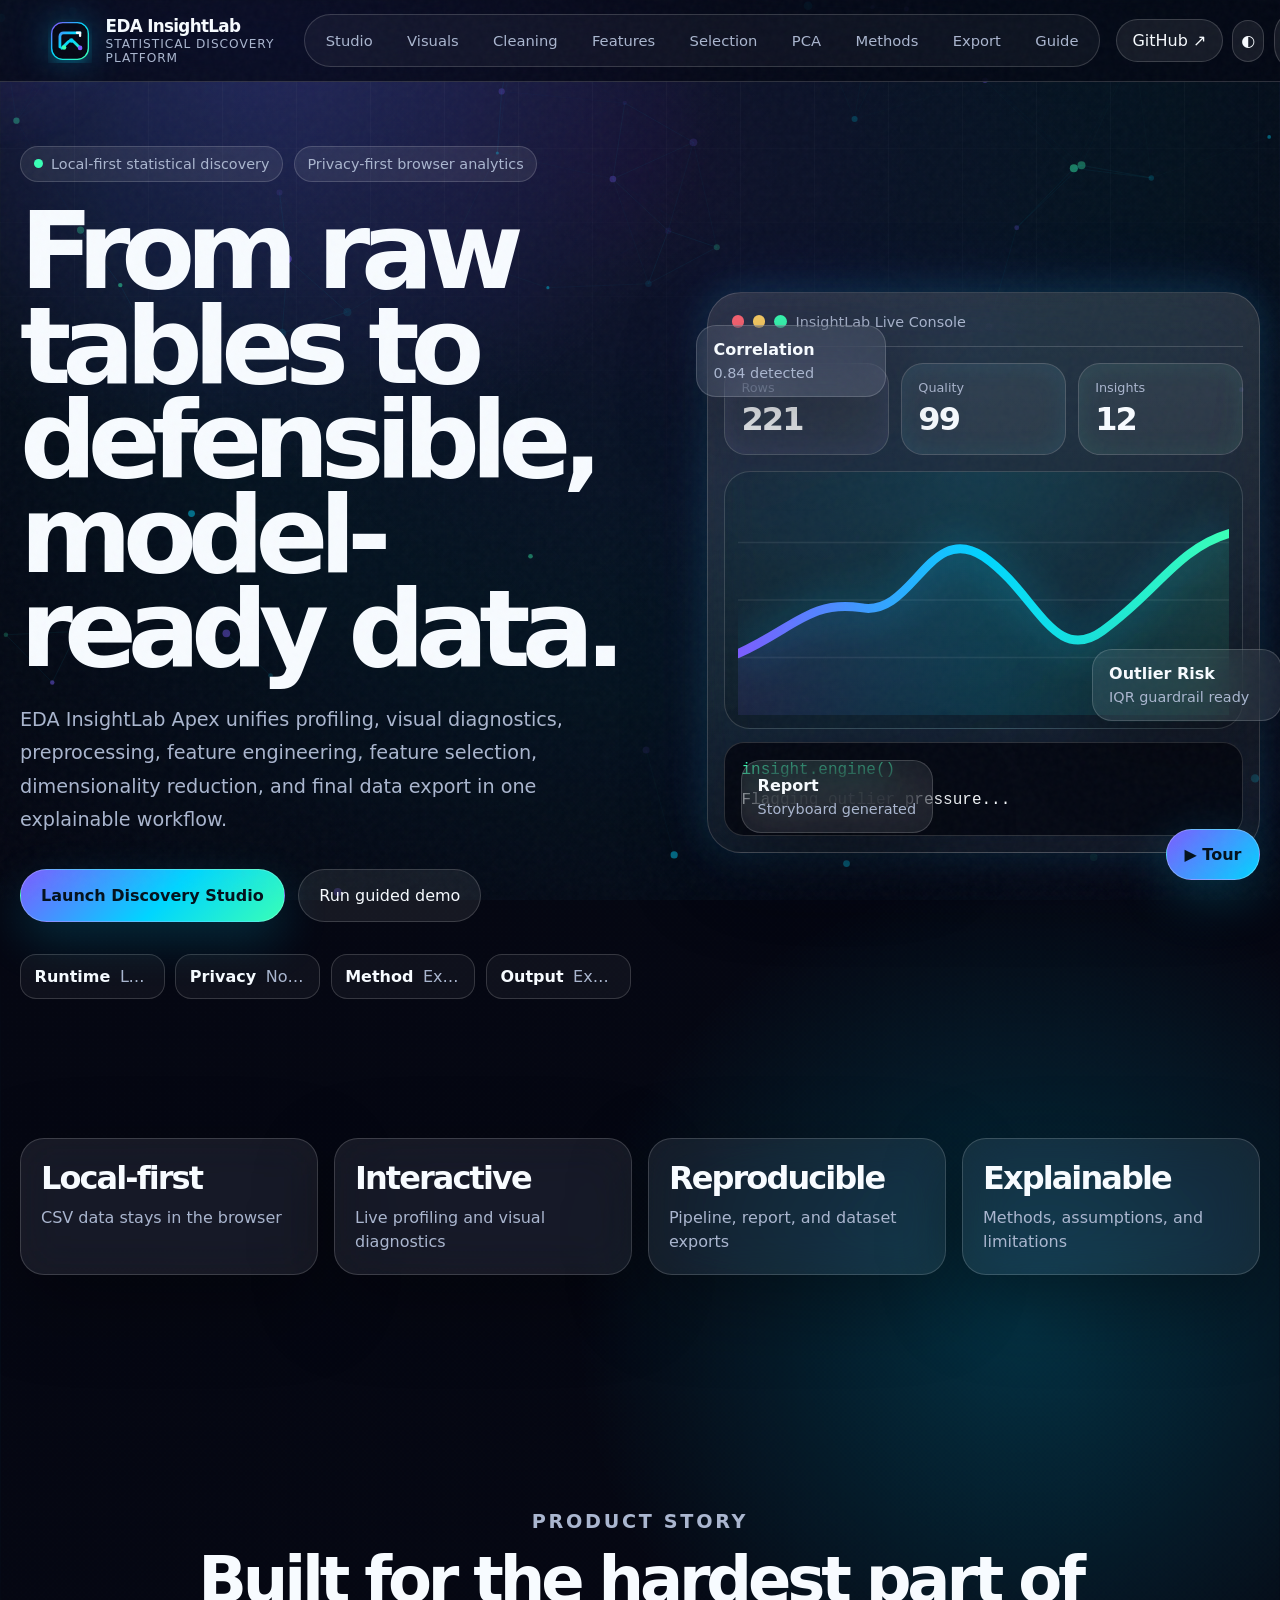
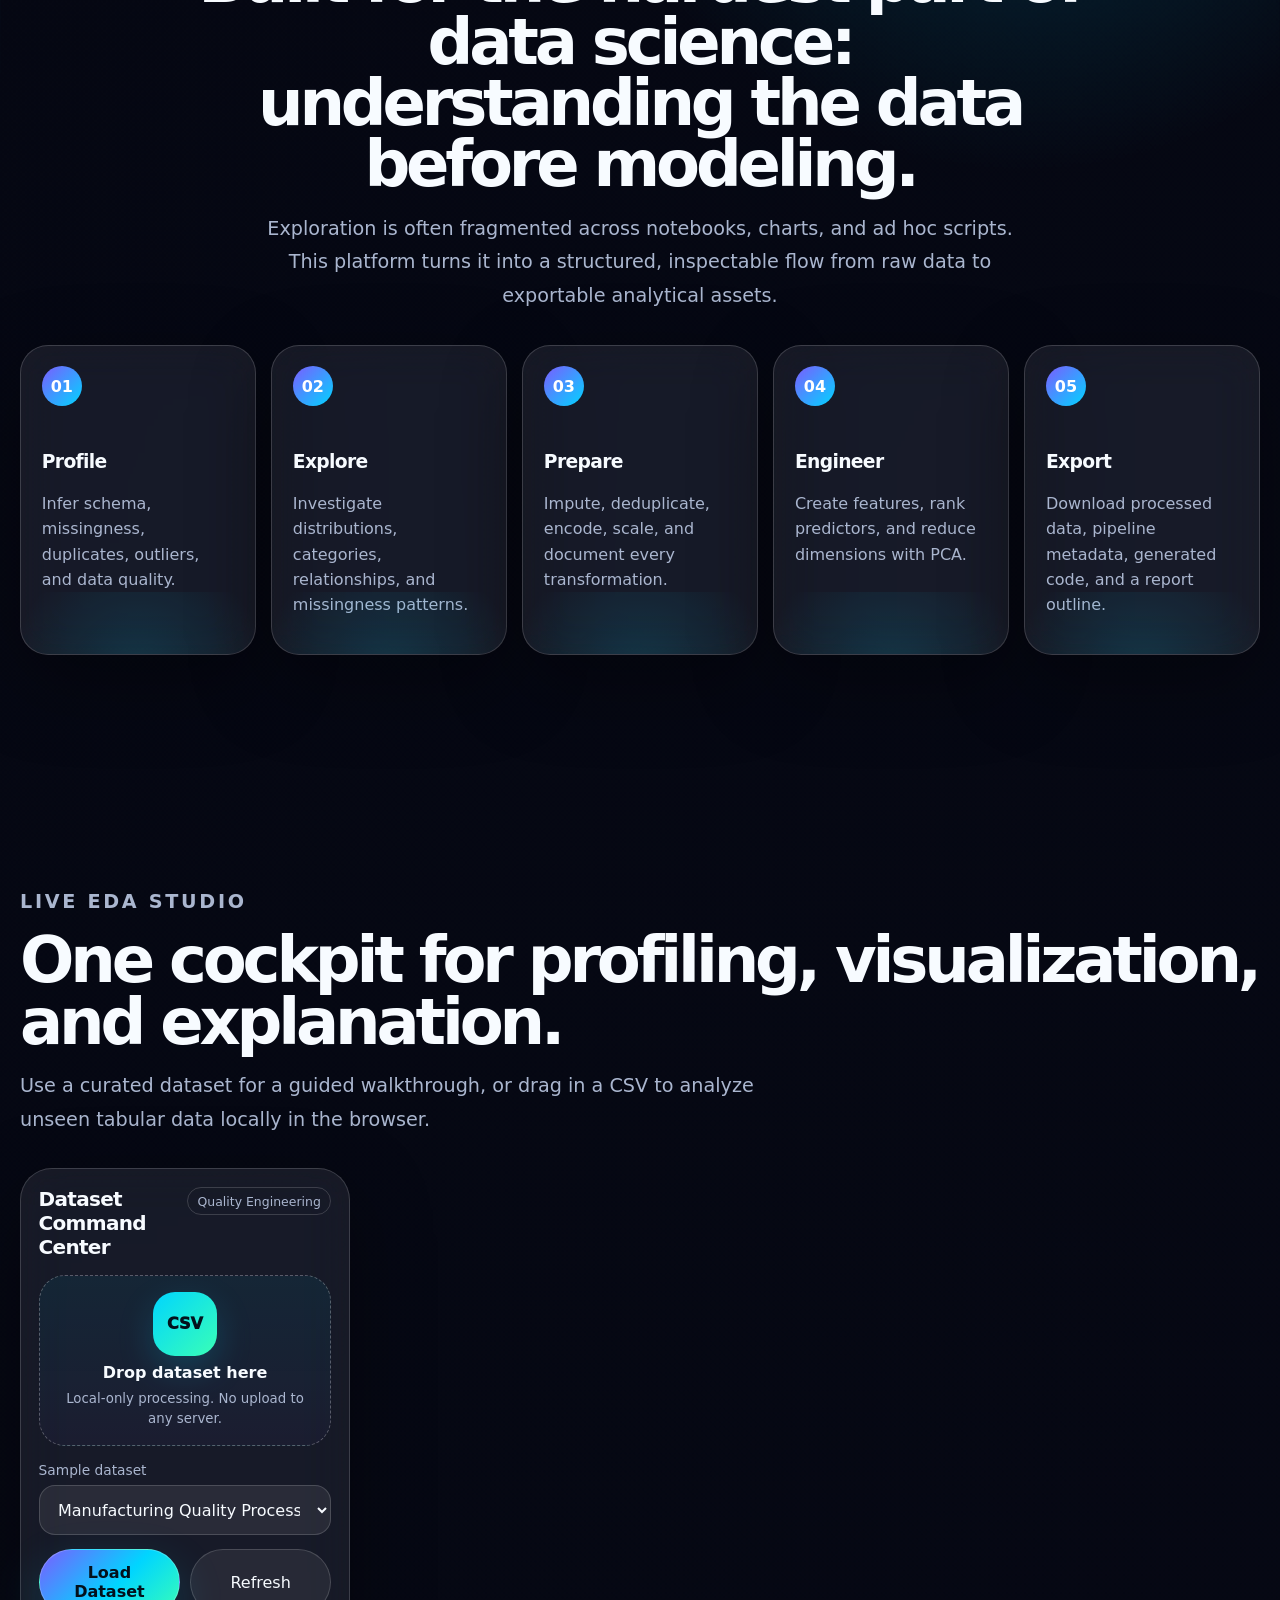
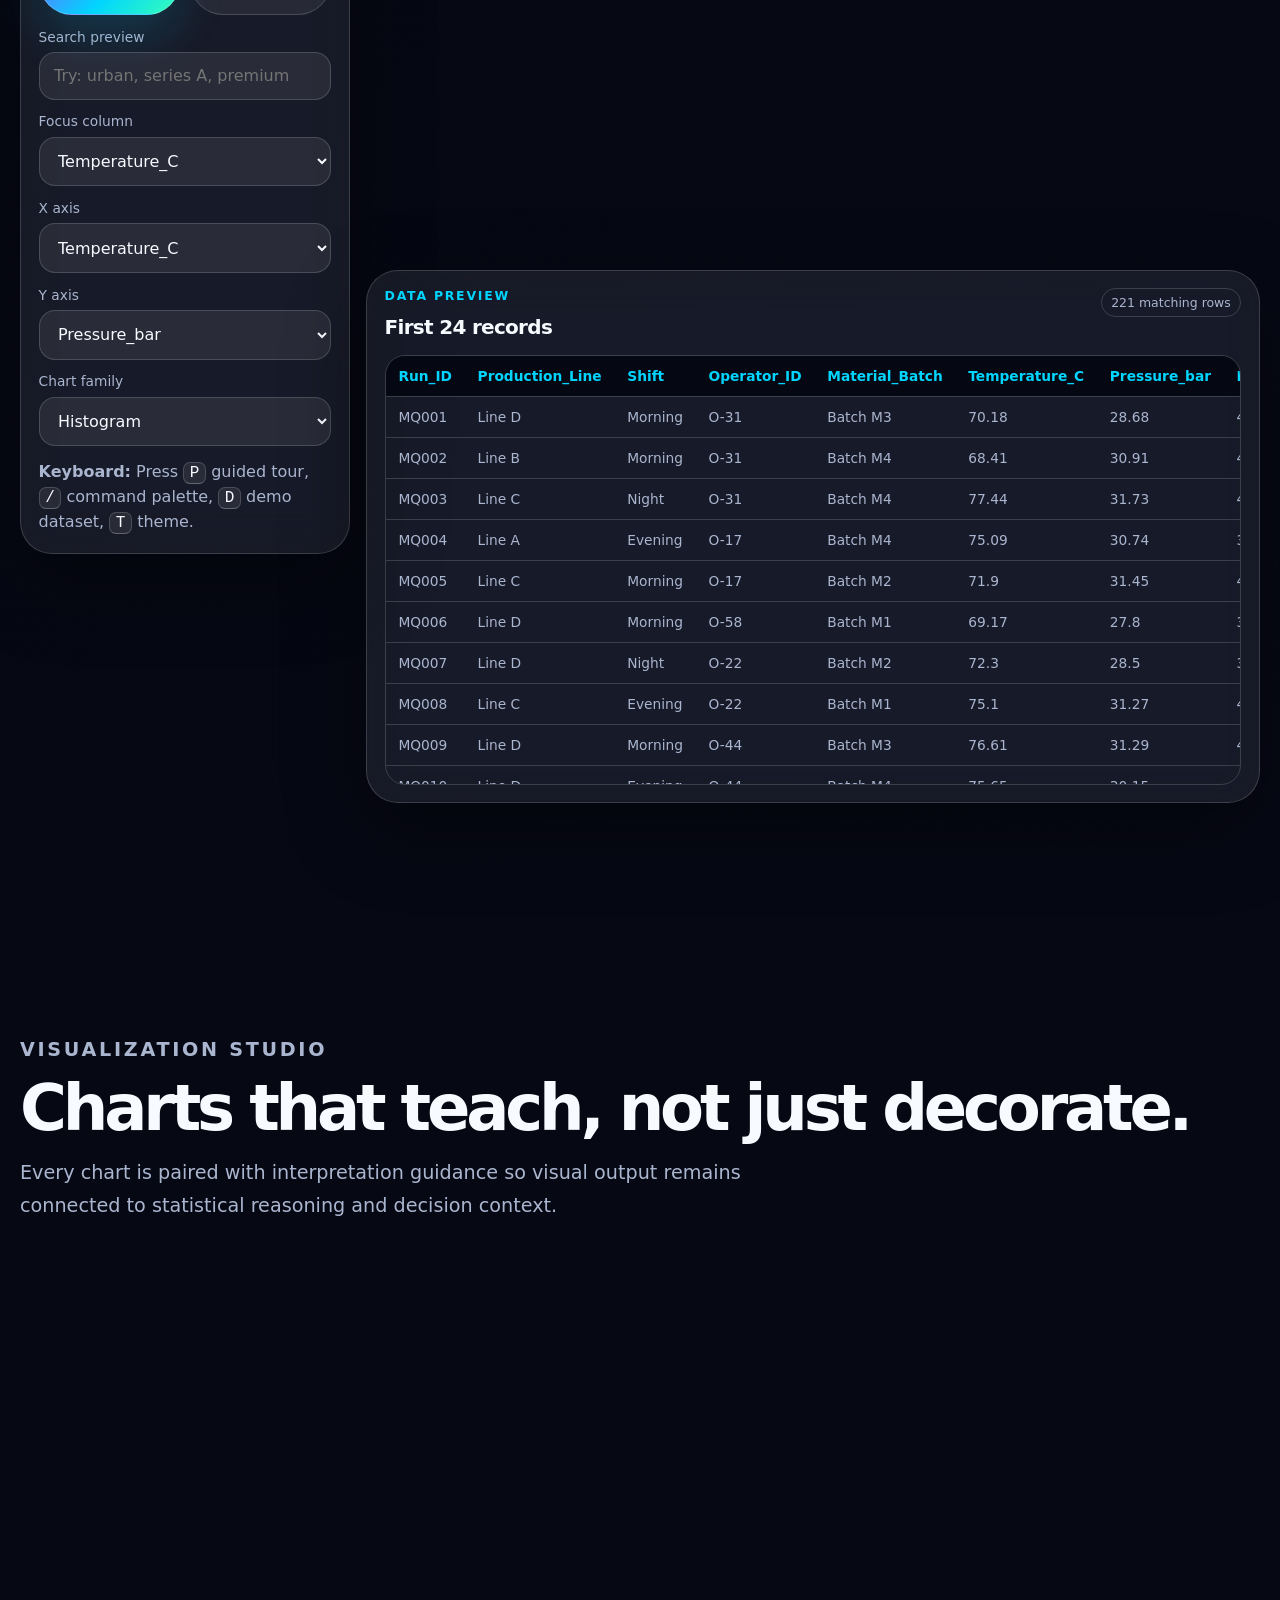
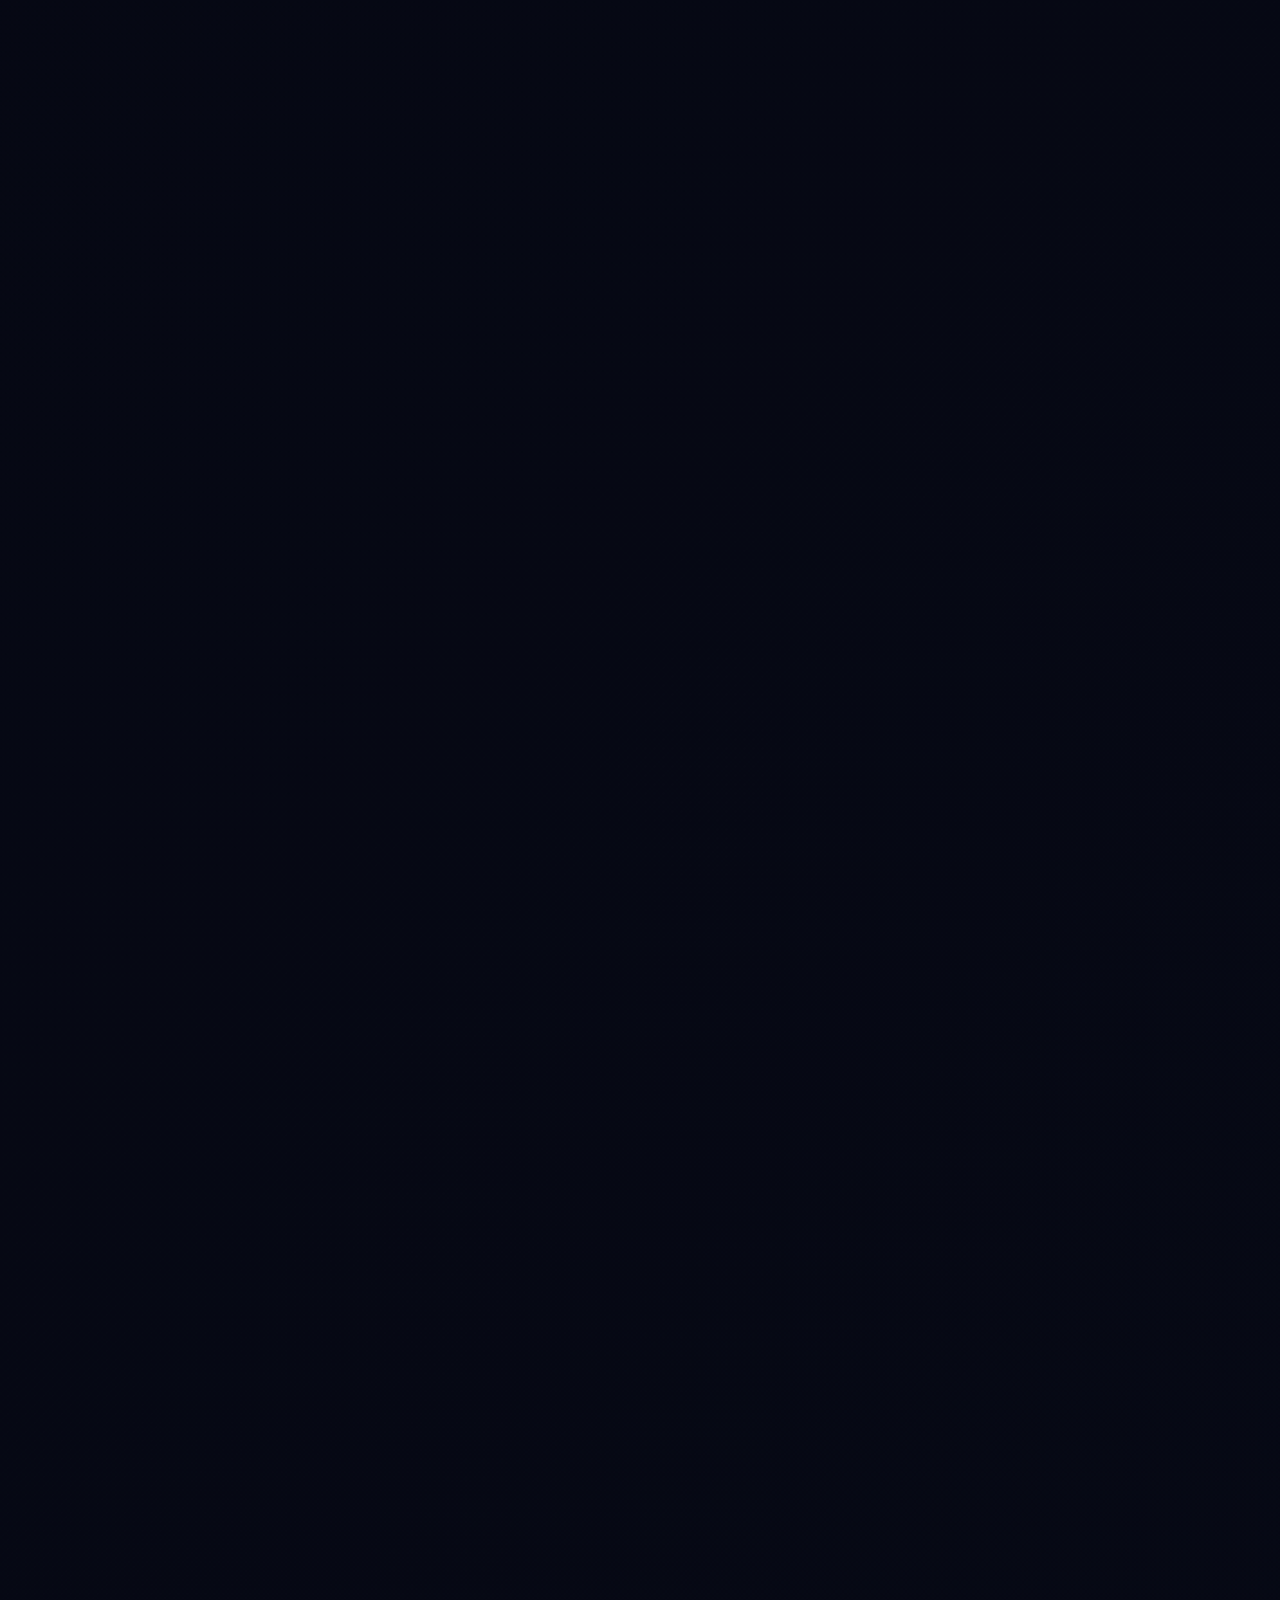
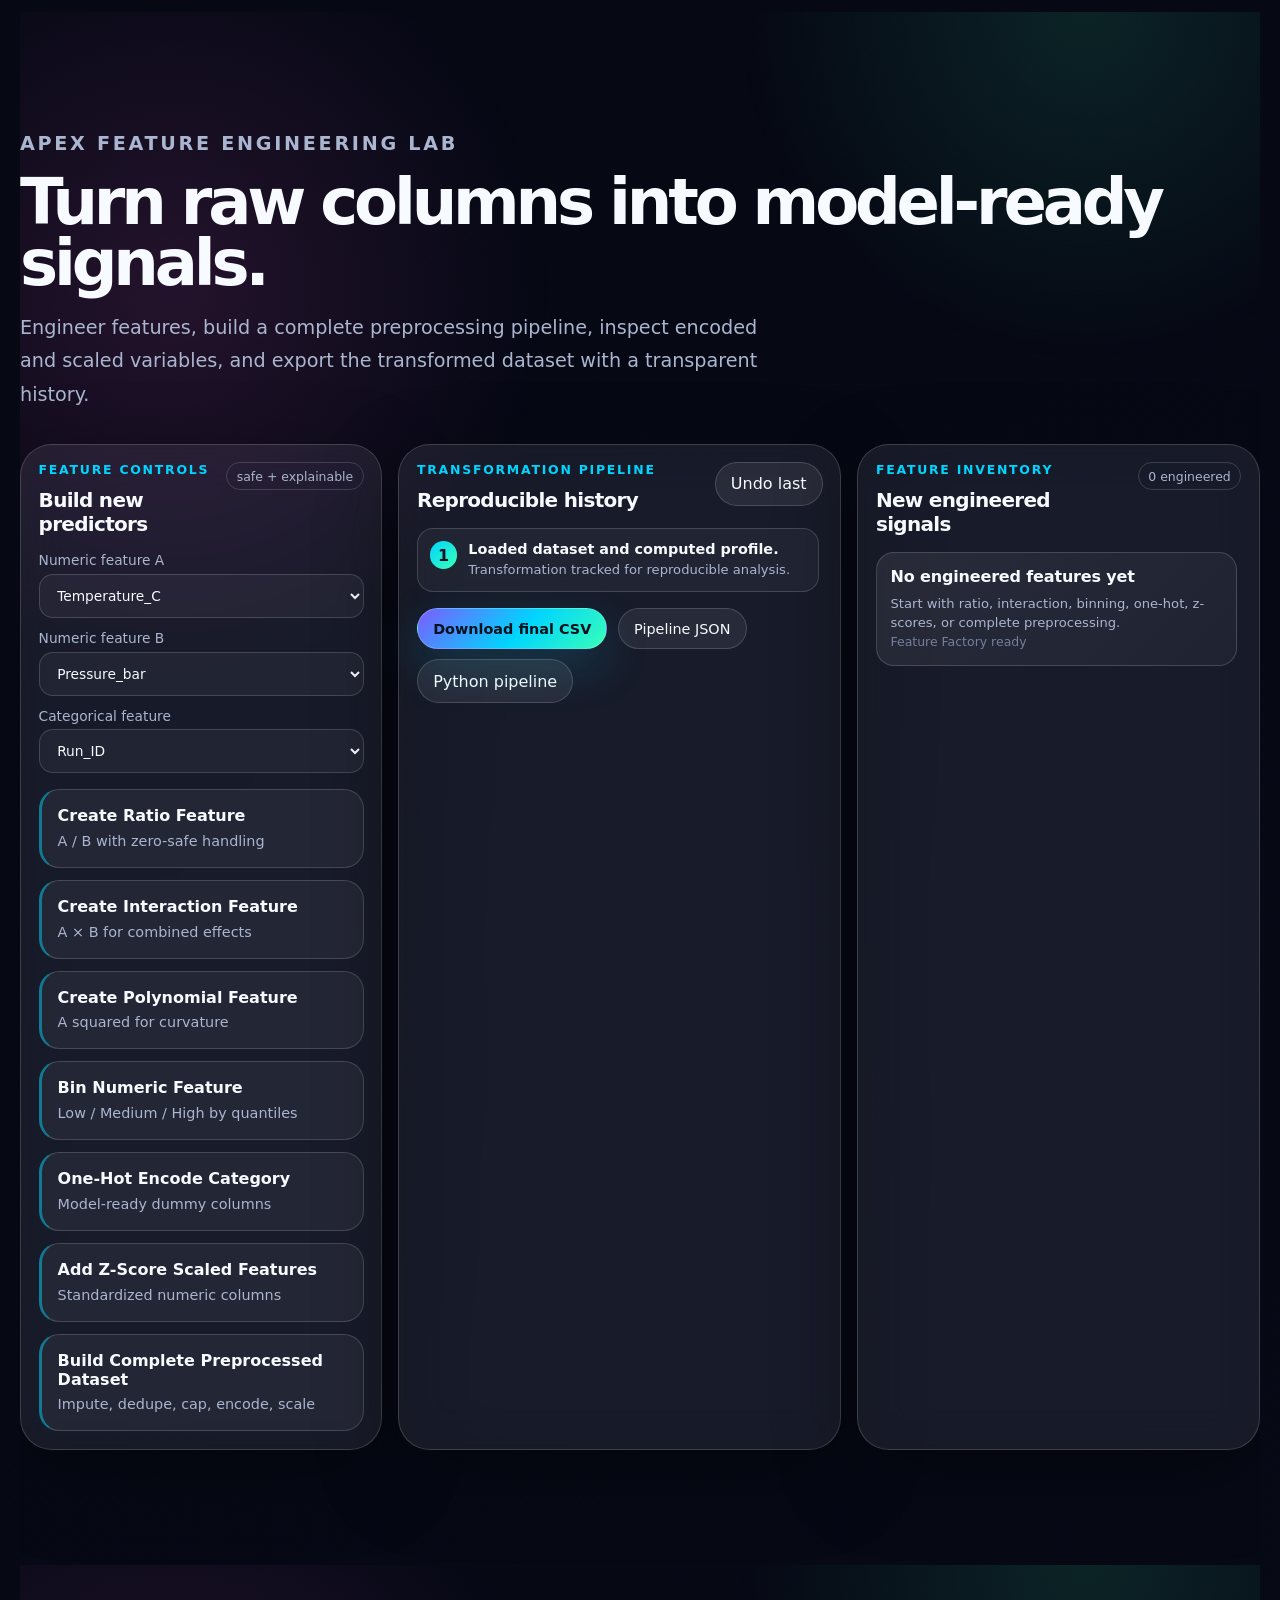
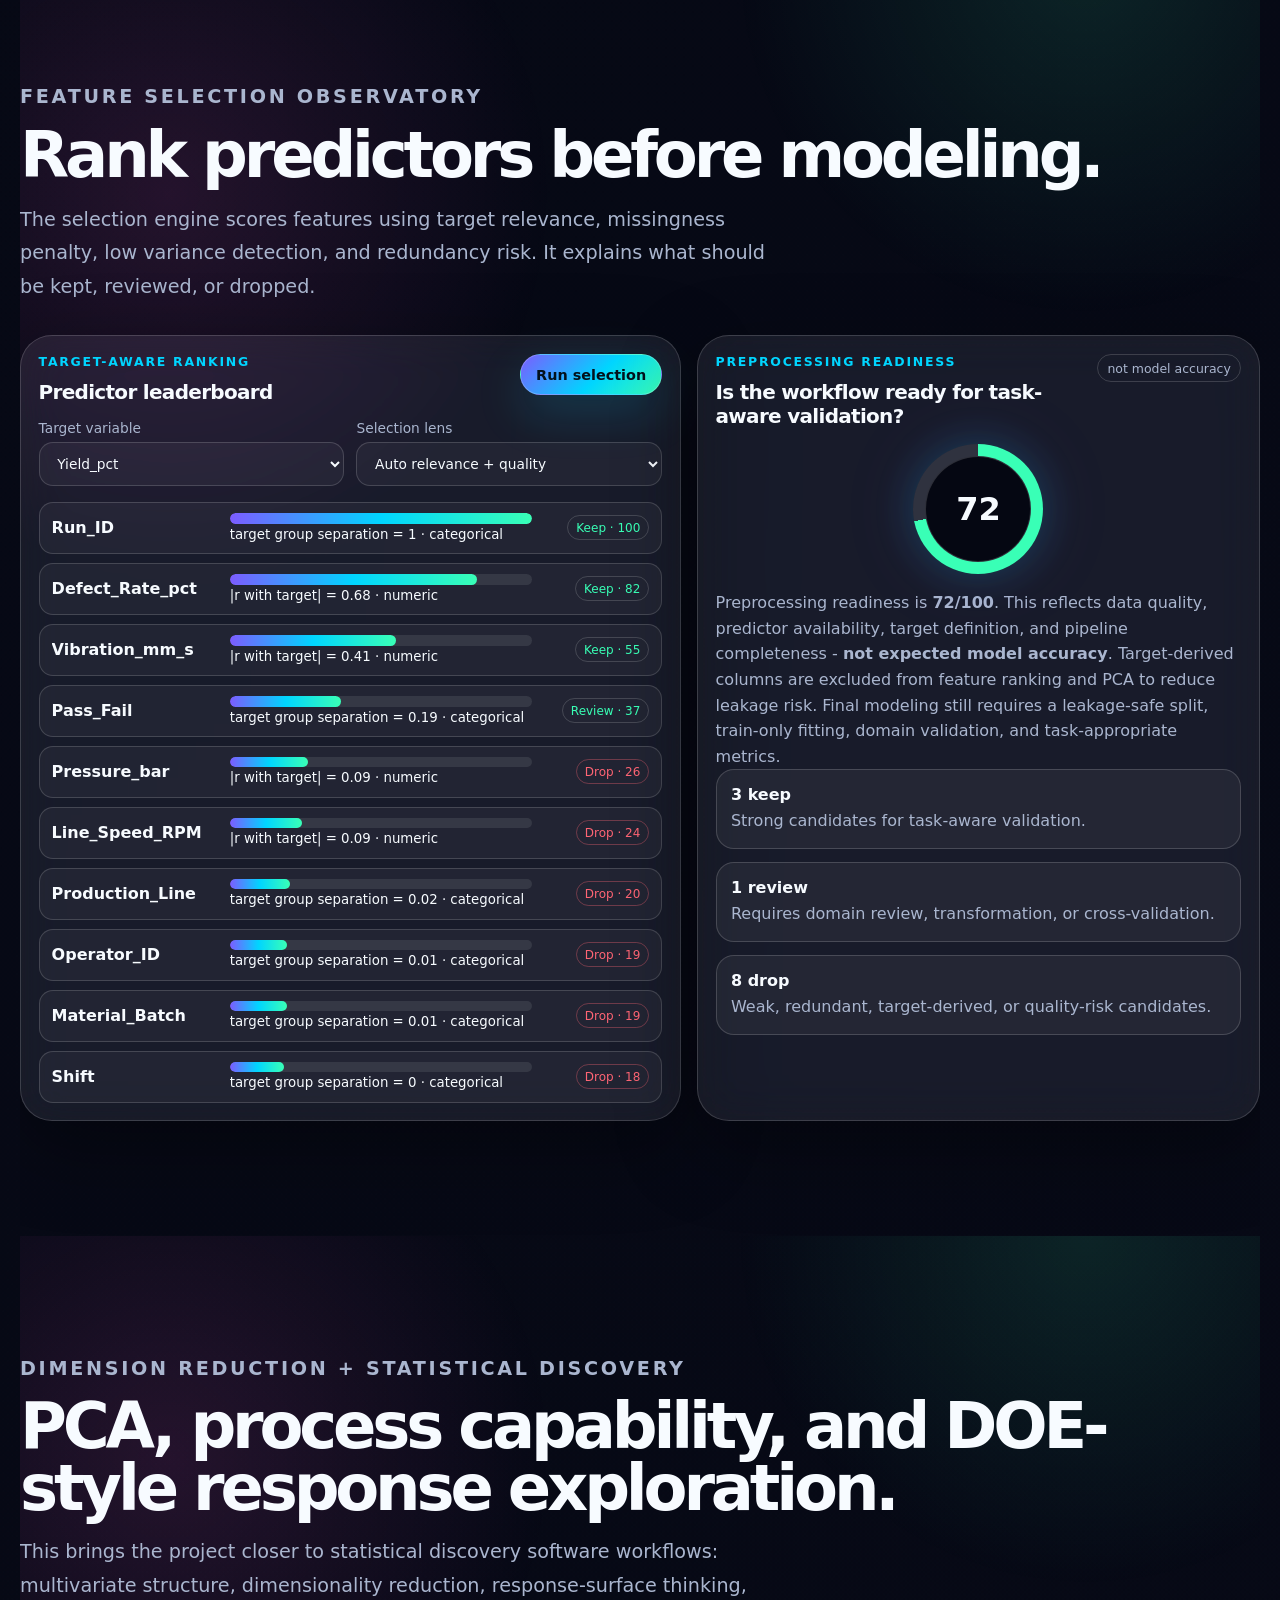
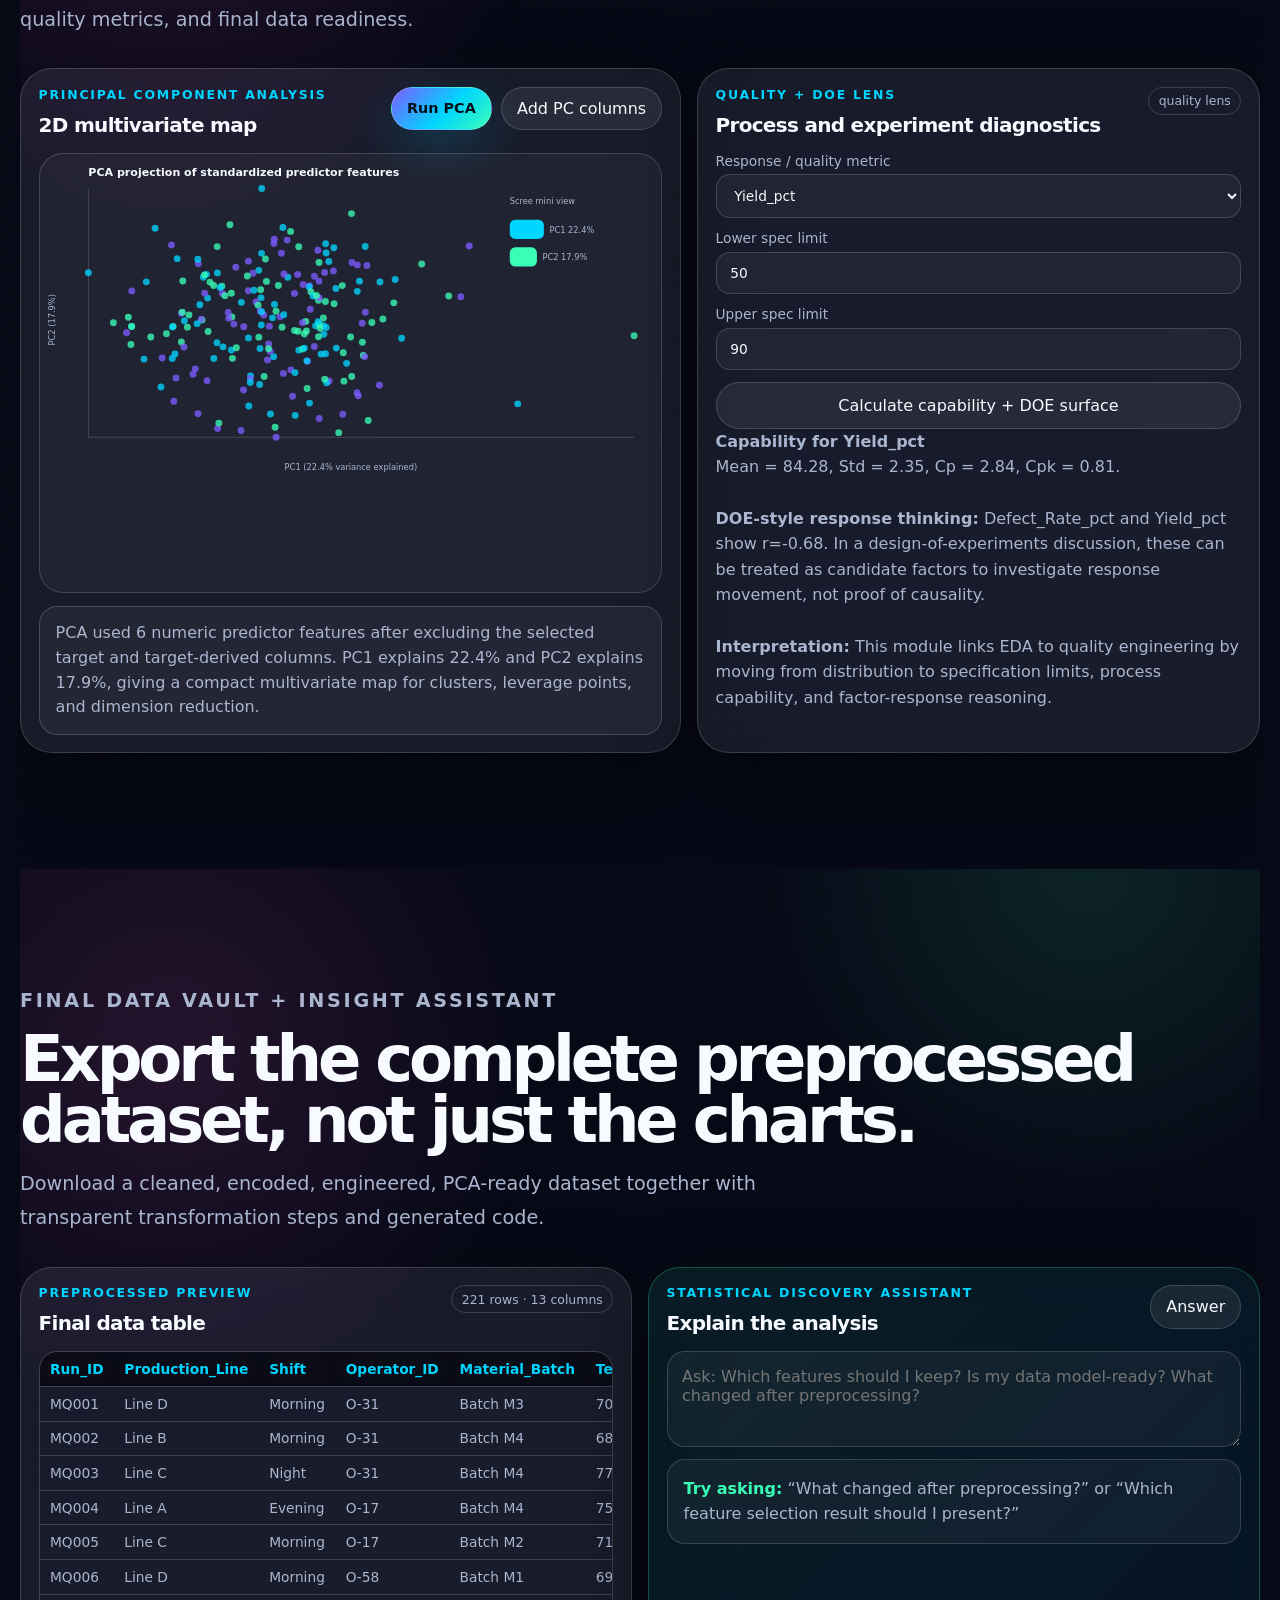
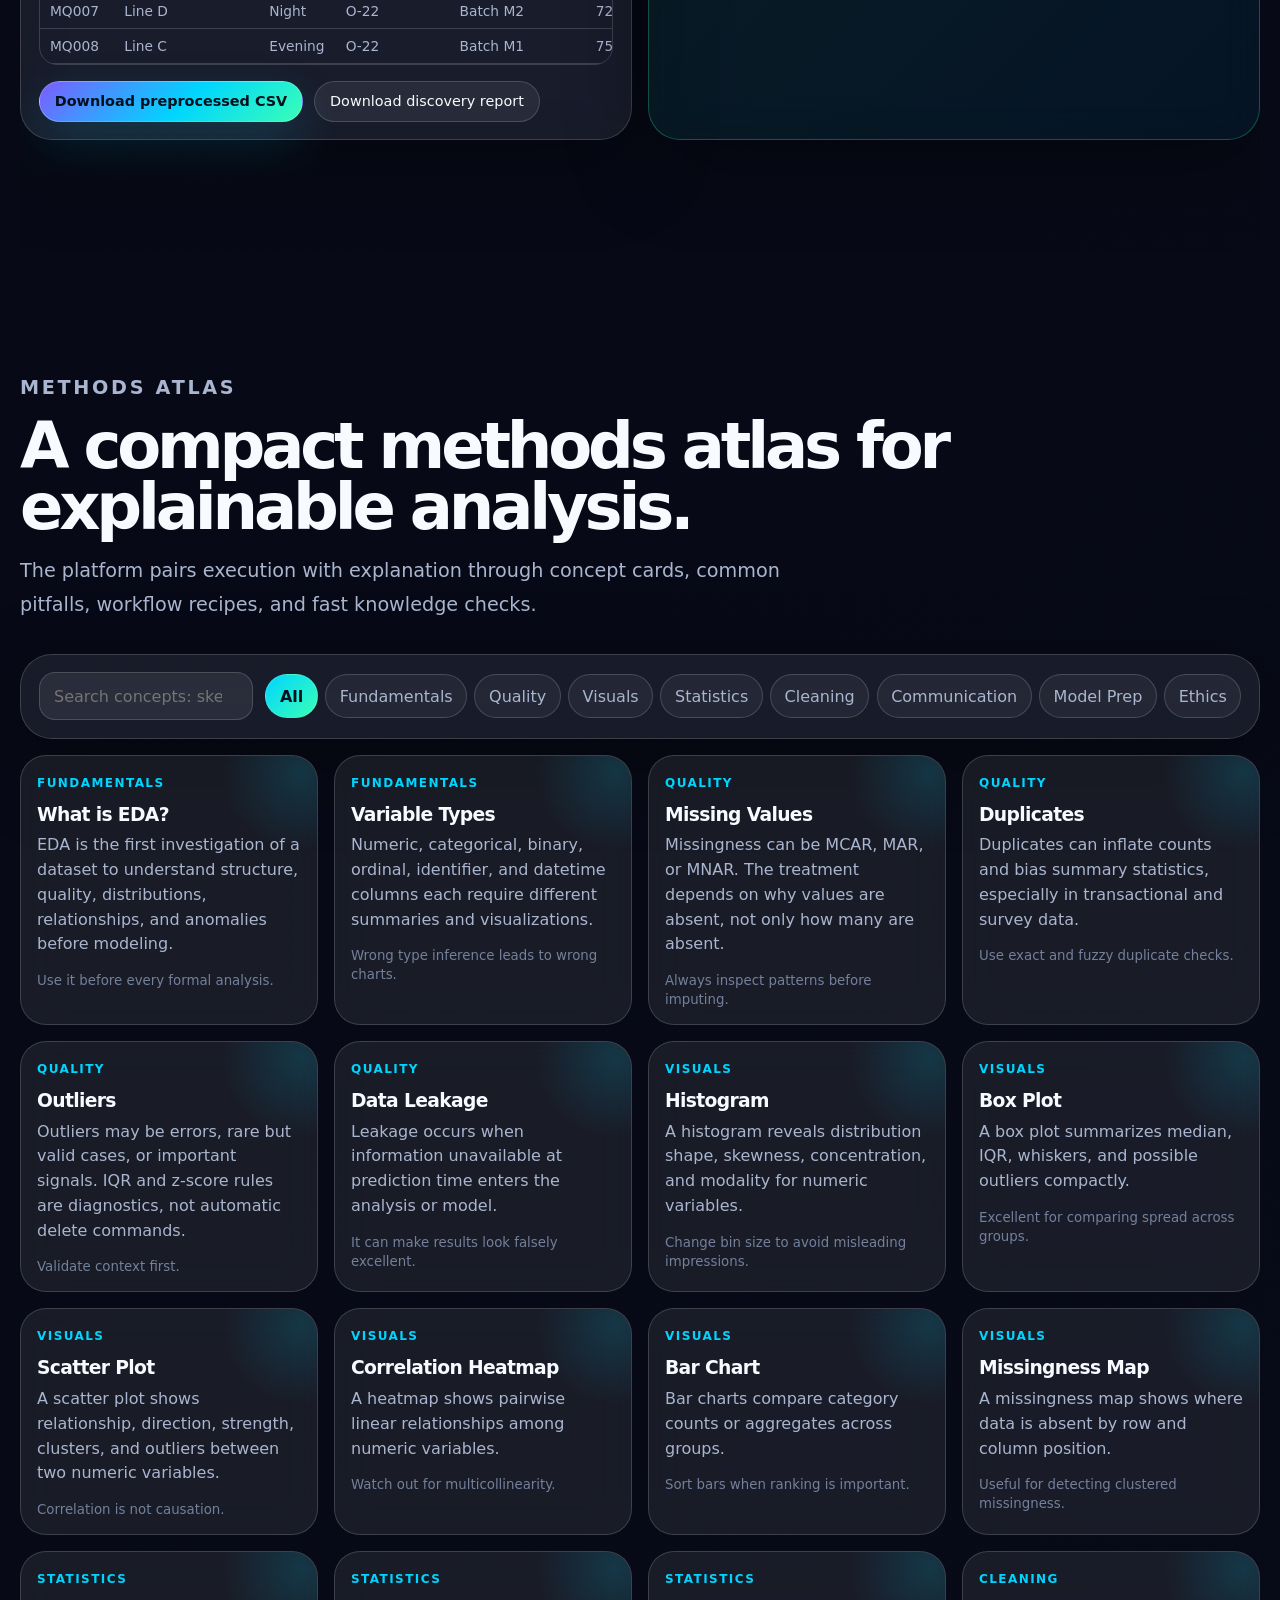
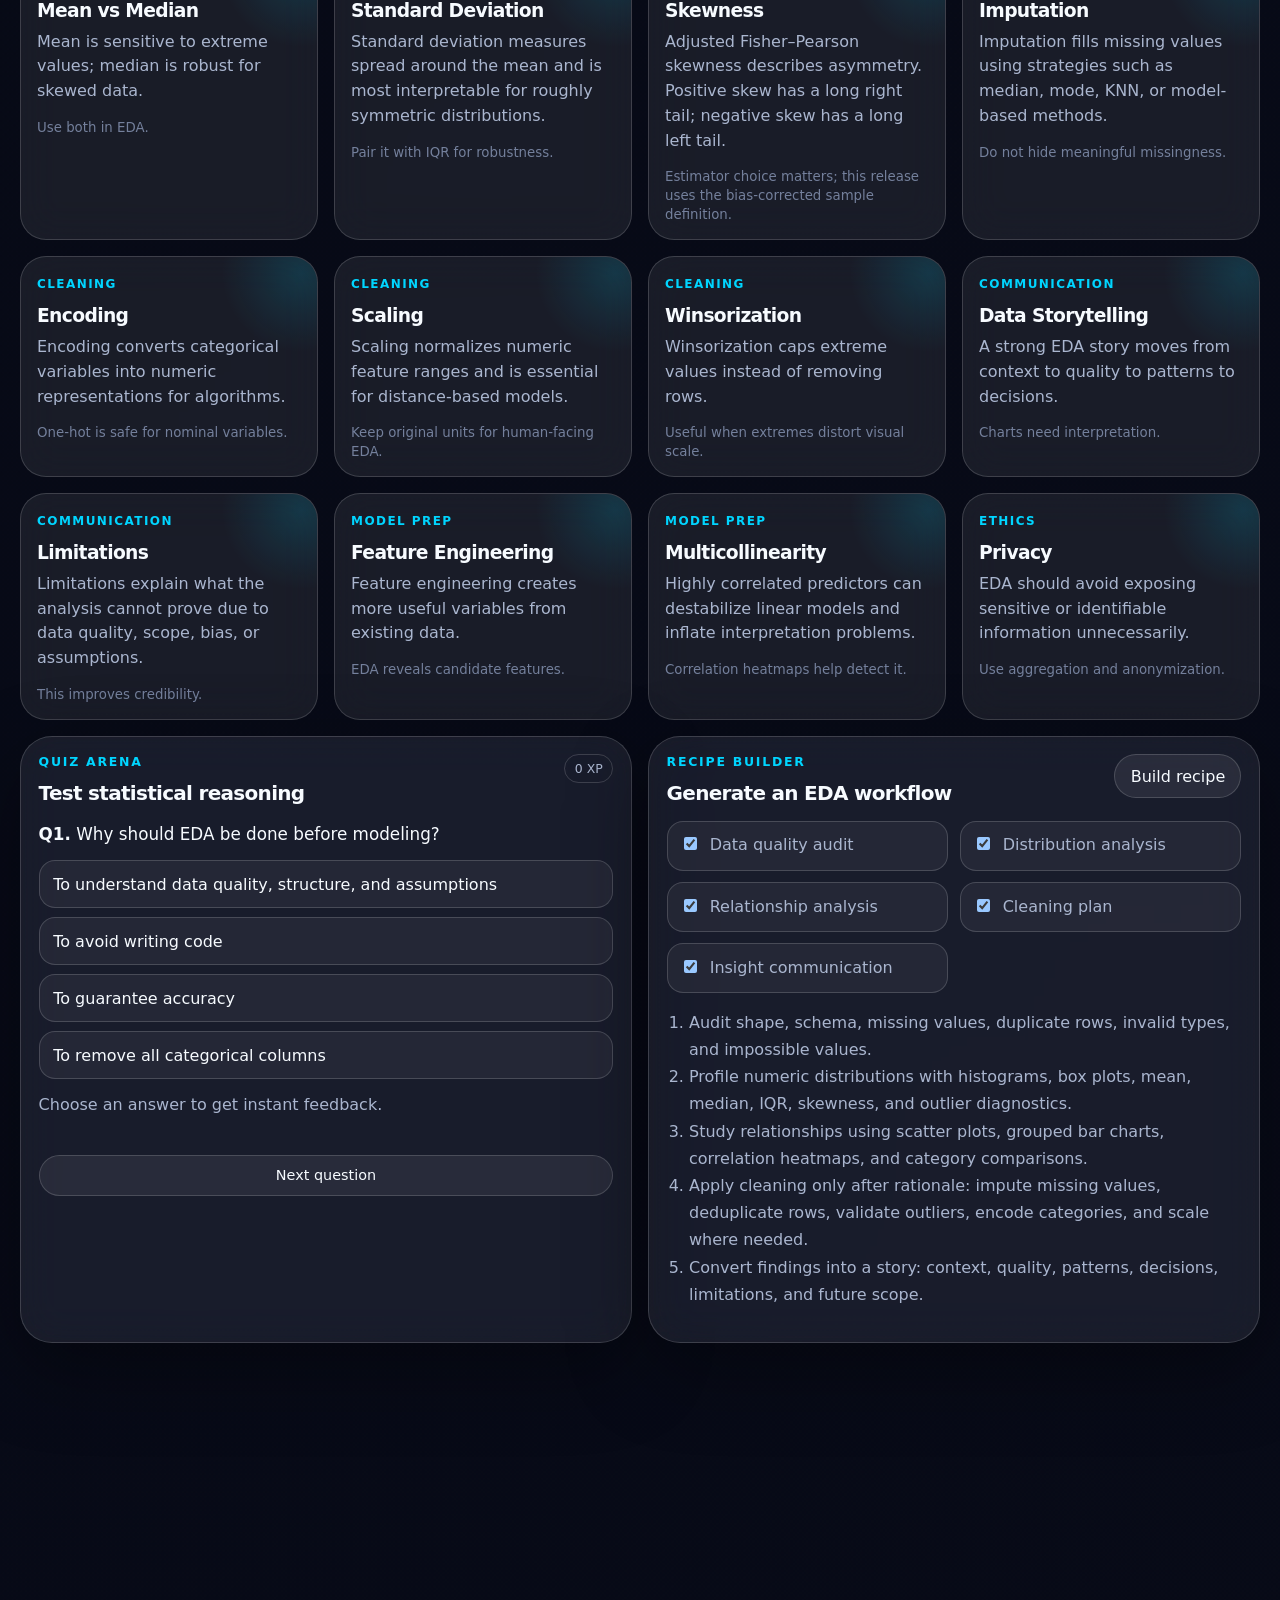
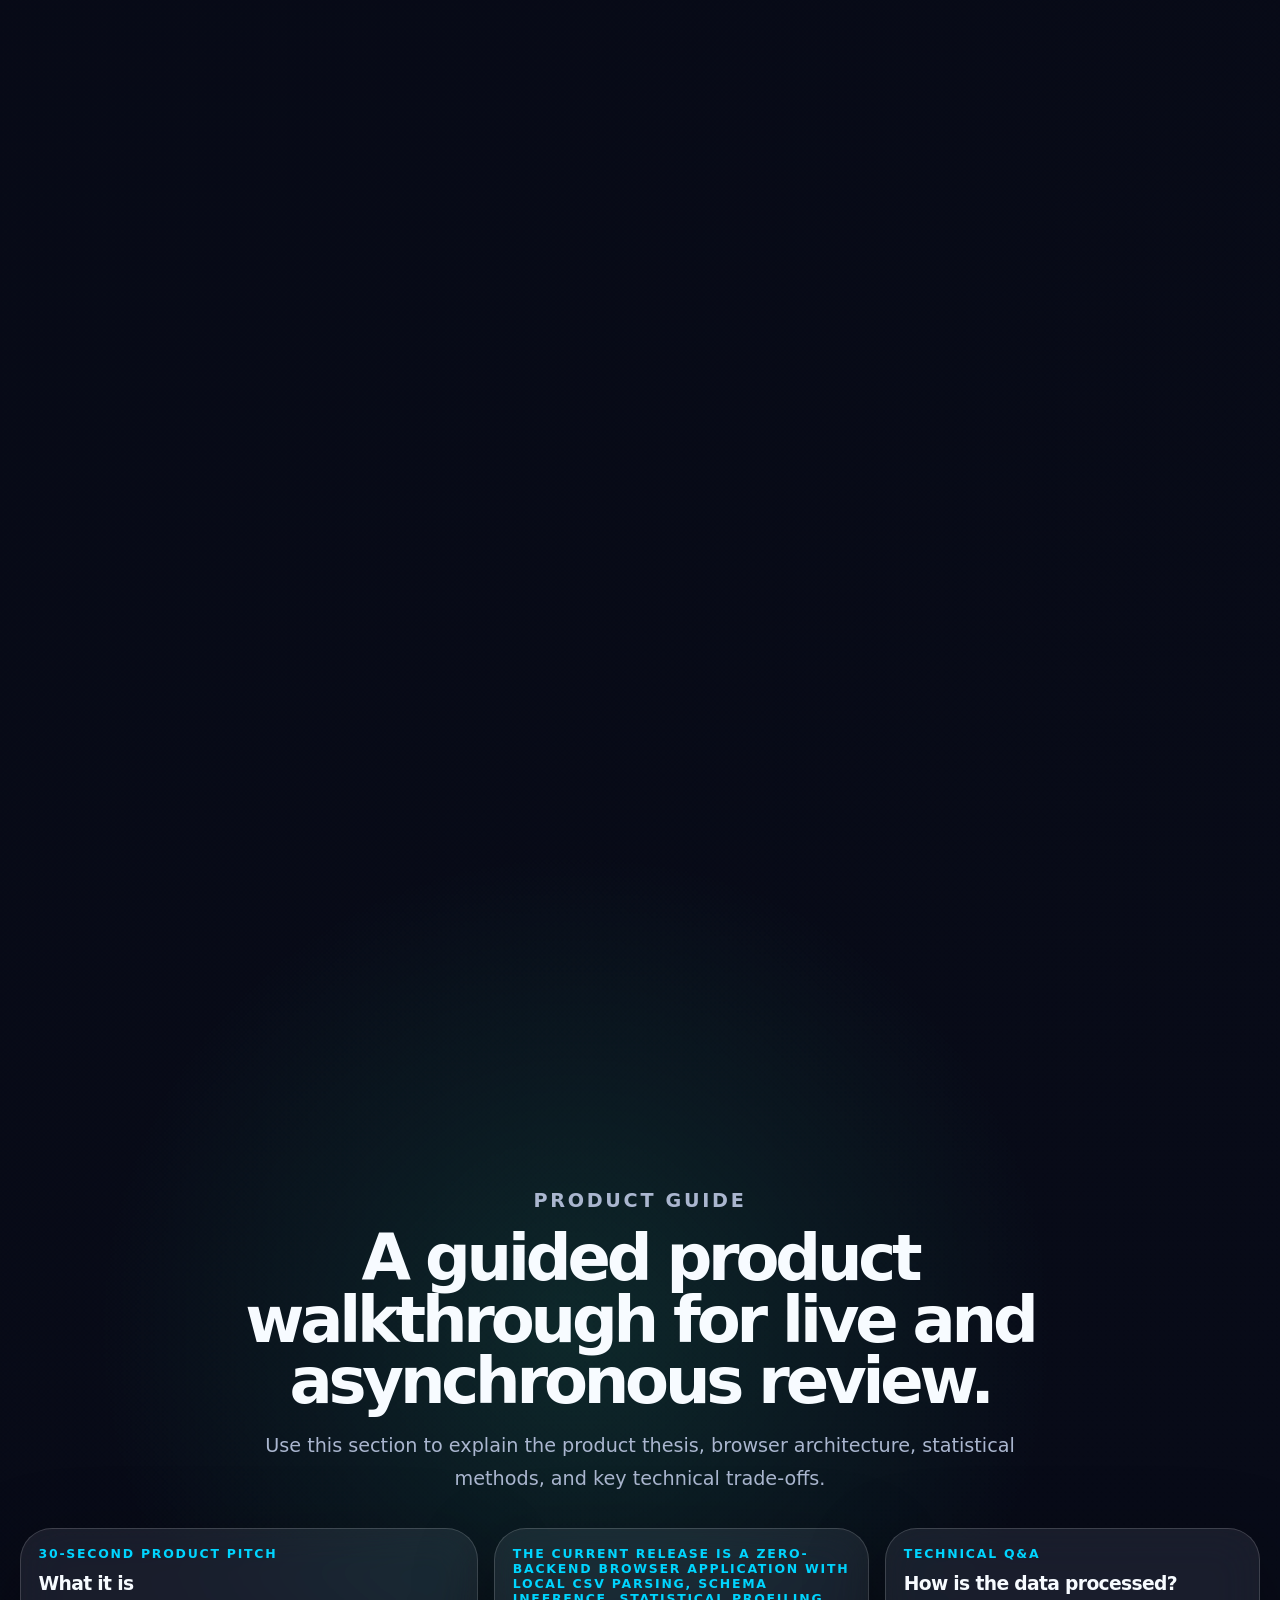
<file: index.html>
<!doctype html>


<html data-theme="dark" lang="en">
<head>
<meta charset="utf-8"/>
<meta content="width=device-width, initial-scale=1" name="viewport"/>
<title>EDA InsightLab Apex | Statistical Discovery Platform</title>
<meta content="A local-first statistical discovery platform for exploratory data analysis, preprocessing, feature engineering, feature selection, PCA, and exportable model-ready data." name="description"/>
<link href="assets/brand/favicon.svg" rel="icon" type="image/svg+xml"/>
<link href="assets/css/styles.css" rel="stylesheet"/>
<meta content="Krishna V. Gowda" name="author"/><meta content="#050712" name="theme-color"/><meta content="dark light" name="color-scheme"/><meta content="website" property="og:type"/><meta content="EDA InsightLab Apex" property="og:title"/><meta content="From raw tables to defensible, model-ready data - entirely in the browser." property="og:description"/><meta content="https://krishna-v-gowda.github.io/EDA-InsightLab-Apex/" property="og:url"/><meta content="https://krishna-v-gowda.github.io/EDA-InsightLab-Apex/assets/brand/social-preview.png" property="og:image"/><meta content="summary_large_image" name="twitter:card"/><meta content="EDA InsightLab Apex" name="twitter:title"/><meta content="Interactive statistical discovery, preprocessing, feature engineering, PCA, and export." name="twitter:description"/><meta content="https://krishna-v-gowda.github.io/EDA-InsightLab-Apex/assets/brand/social-preview.png" name="twitter:image"/><link href="https://krishna-v-gowda.github.io/EDA-InsightLab-Apex/" rel="canonical"/></head>
<body><noscript>EDA InsightLab Apex requires JavaScript to run the interactive analysis workflow.</noscript>
<canvas aria-hidden="true" id="auroraCanvas"></canvas>
<div aria-hidden="true" class="grain"></div>
<div aria-hidden="true" class="cursor-glow" id="cursorGlow"></div>
<a class="skip-link" href="#studio">Skip to lab</a>
<header class="site-header" id="top">
<a aria-label="EDA InsightLab Apex home" class="brand" href="#hero">
<img alt="EDA InsightLab Apex mark" src="assets/brand/mark.svg"/>
<span>
<strong>EDA InsightLab</strong>
<small>Statistical Discovery Platform</small>
</span>
</a>
<nav aria-label="Primary navigation" class="desktop-nav">
<a href="#studio">Studio</a>
<a href="#visuals">Visuals</a>
<a href="#cleaning">Cleaning</a>
<a href="#featurelab">Features</a>
<a href="#selection">Selection</a>
<a href="#pca">PCA</a>
<a href="#learn">Methods</a>
<a href="#report">Export</a>
<a href="#warroom">Guide</a>
</nav>
<div class="header-actions"><a aria-label="Open source repository on GitHub" class="ghost-btn github-link" href="https://github.com/Krishna-V-Gowda/EDA-InsightLab-Apex" rel="noreferrer" target="_blank">GitHub ↗</a>
<button aria-label="Toggle theme" class="icon-btn" id="themeToggle" title="Toggle light/dark theme" type="button">◐</button>
<button class="ghost-btn" id="openPalette" type="button">⌘ K</button>
<button class="primary-btn compact" id="startShowcase" type="button">Guided Tour</button>
</div>
</header>
<main>
<section class="hero section-pad" id="hero">
<div class="hero-copy reveal">
<div class="pill-row">
<span class="pulse-pill"><i></i> Local-first statistical discovery</span>
<span>Privacy-first browser analytics</span>
</div>
<h1>From raw tables to defensible, model-ready data.</h1>
<p class="hero-lead">EDA InsightLab Apex unifies profiling, visual diagnostics, preprocessing, feature engineering, feature selection, dimensionality reduction, and final data export in one explainable workflow.</p>
<div class="hero-actions">
<a class="primary-btn big" href="#studio">Launch Discovery Studio</a>
<button class="secondary-btn big" id="loadDemoAndJump" type="button">Run guided demo</button>
</div>
<div aria-label="Product principles" class="product-meta"><span><b>Runtime</b> Local-first</span><span><b>Privacy</b> No server upload</span><span><b>Method</b> Explainable</span><span><b>Output</b> Exportable</span></div>
</div>
<div aria-label="Animated product preview" class="hero-product reveal delay-1">
<div class="product-window tilt-card">
<div class="window-bar">
<i></i><i></i><i></i>
<span>InsightLab Live Console</span>
</div>
<div class="console-grid">
<div class="console-metric neon-a"><span>Rows</span><strong id="heroRows">180</strong></div>
<div class="console-metric neon-b"><span>Quality</span><strong id="heroQuality">96</strong></div>
<div class="console-metric neon-c"><span>Insights</span><strong>12</strong></div>
</div>
<div aria-hidden="true" class="live-graph">
<svg preserveaspectratio="none" viewbox="0 0 420 180">
<defs>
<lineargradient id="heroLine" x1="0" x2="1" y1="0" y2="0">
<stop stop-color="#7c5cff"></stop>
<stop offset="0.5" stop-color="#00d5ff"></stop>
<stop offset="1" stop-color="#39ffb6"></stop>
</lineargradient>
</defs>
<path class="gridline" d="M0 45H420M0 90H420M0 135H420"></path>
<path class="hero-trace" d="M0 132 C48 112 62 90 105 96 C150 104 163 28 210 56 C255 84 270 142 312 114 C358 84 376 50 420 38"></path>
<path class="hero-fill" d="M0 132 C48 112 62 90 105 96 C150 104 163 28 210 56 C255 84 270 142 312 114 C358 84 376 50 420 38 L420 180 L0 180 Z"></path>
</svg>
</div>
<div class="insight-terminal">
<p><span>insight.engine()</span></p>
<code id="typedInsight">Detecting missingness pattern...</code>
</div>
</div>
<div class="orbit-card card-one"><b>Correlation</b><span>0.84 detected</span></div>
<div class="orbit-card card-two"><b>Outlier Risk</b><span>IQR guardrail ready</span></div>
<div class="orbit-card card-three"><b>Report</b><span>Storyboard generated</span></div>
</div>
</section>
<section aria-label="Product proof points" class="section-pad proof-strip reveal">
<article><strong>Local-first</strong><span>CSV data stays in the browser</span></article>
<article><strong>Interactive</strong><span>Live profiling and visual diagnostics</span></article>
<article><strong>Reproducible</strong><span>Pipeline, report, and dataset exports</span></article>
<article><strong>Explainable</strong><span>Methods, assumptions, and limitations</span></article>
</section>
<section class="section-pad product-story reveal">
<div class="section-title centered">
<p class="eyebrow">Product Story</p>
<h2>Built for the hardest part of data science: understanding the data before modeling.</h2>
<p>Exploration is often fragmented across notebooks, charts, and ad hoc scripts. This platform turns it into a structured, inspectable flow from raw data to exportable analytical assets.</p>
</div>
<div class="story-track">
<article><span>01</span><h3>Profile</h3><p>Infer schema, missingness, duplicates, outliers, and data quality.</p></article>
<article><span>02</span><h3>Explore</h3><p>Investigate distributions, categories, relationships, and missingness patterns.</p></article>
<article><span>03</span><h3>Prepare</h3><p>Impute, deduplicate, encode, scale, and document every transformation.</p></article>
<article><span>04</span><h3>Engineer</h3><p>Create features, rank predictors, and reduce dimensions with PCA.</p></article>
<article><span>05</span><h3>Export</h3><p>Download processed data, pipeline metadata, generated code, and a report outline.</p></article>
</div>
</section>
<section class="section-pad studio-section" id="studio">
<div class="section-title reveal">
<p class="eyebrow">Live EDA Studio</p>
<h2>One cockpit for profiling, visualization, and explanation.</h2>
<p>Use a curated dataset for a guided walkthrough, or drag in a CSV to analyze unseen tabular data locally in the browser.</p>
</div>
<div class="studio-layout">
<aside class="control-rail glass reveal">
<div class="rail-head">
<h3>Dataset Command Center</h3>
<span id="datasetBadge">Manufacturing Quality</span>
</div>
<label class="dropzone" for="csvUpload" id="dropzone">
<input accept=".csv,text/csv" id="csvUpload" type="file"/>
<span>CSV</span>
<strong>Drop dataset here</strong>
<small>Local-only processing. No upload to any server.</small>
</label>
<div class="control-group">
<label for="demoDataset">Sample dataset</label>
<select id="demoDataset"><option selected="selected" value="manufacturing">Manufacturing Quality Process</option><option value="doe">DOE Response Surface Experiment</option><option value="retail">Retail Demand Pulse</option><option value="startups">Startup Growth Intelligence</option><option value="students">Student Success Analytics</option></select>
</div>
<div class="dual-buttons">
<button class="primary-btn" id="loadDataset" type="button">Load Dataset</button>
<button class="secondary-btn" id="randomizeDataset" type="button">Refresh</button>
</div>
<div class="control-group">
<label for="searchBox">Search preview</label>
<input id="searchBox" placeholder="Try: urban, series A, premium" type="search"/>
</div>
<div class="control-group">
<label for="focusColumn">Focus column</label>
<select id="focusColumn"></select>
</div>
<div class="control-group">
<label for="xColumn">X axis</label>
<select id="xColumn"></select>
</div>
<div class="control-group">
<label for="yColumn">Y axis</label>
<select id="yColumn"></select>
</div>
<div class="control-group">
<label for="chartType">Chart family</label>
<select id="chartType">
<option value="histogram">Histogram</option>
<option value="boxplot">Box Plot</option>
<option value="scatter">Scatter Plot</option>
<option value="bar">Categorical Bar</option>
<option value="line">Trend Line</option>
<option value="heatmap">Correlation Heatmap</option>
<option value="missingness">Missingness Map</option>
<option value="profile">Column Profile</option>
</select>
</div>
<div class="mini-tip"><b>Keyboard:</b> Press <kbd>P</kbd> guided tour, <kbd>/</kbd> command palette, <kbd>D</kbd> demo dataset, <kbd>T</kbd> theme.</div>
</aside>
<div class="studio-main">
<div class="kpi-grid reveal" id="kpiGrid"></div>
<div class="intelligence-grid">
<article class="glass panel reveal">
<div class="panel-heading">
<div><p class="eyebrow">Quality Engine</p><h3>Dataset Health Score</h3></div>
<span class="status-dot">live</span>
</div>
<div class="health-zone">
<div class="health-dial" id="healthDial"><strong>96</strong><span>/100</span></div>
<div>
<ul class="health-list" id="healthList"></ul>
<button class="ghost-btn" id="copyExecutiveSummary" type="button">Copy executive summary</button>
</div>
</div>
</article>
<article class="glass panel reveal delay-1">
<div class="panel-heading">
<div><p class="eyebrow">Narrative Layer</p><h3>Insight Engine</h3></div>
<span class="status-dot">explain</span>
</div>
<div class="insight-stack" id="insightStack"></div>
</article>
</div>
<article class="glass panel table-panel reveal">
<div class="panel-heading">
<div><p class="eyebrow">Data Preview</p><h3 id="tableTitle">First 20 records</h3></div>
<span id="previewMeta">ready</span>
</div>
<div class="table-wrap"><table id="dataTable"></table></div>
</article>
</div>
</div>
</section>
<section class="section-pad visuals-section" id="visuals">
<div class="section-title reveal">
<p class="eyebrow">Visualization Studio</p>
<h2>Charts that teach, not just decorate.</h2>
<p>Every chart is paired with interpretation guidance so visual output remains connected to statistical reasoning and decision context.</p>
</div>
<div class="visual-grid">
<article class="glass chart-shell reveal">
<div class="panel-heading">
<div><p class="eyebrow" id="chartEyebrow">Histogram</p><h3 id="chartTitle">Distribution view</h3></div>
<div class="chart-actions">
<button class="ghost-btn" id="downloadChart" type="button">Export SVG</button>
<button class="secondary-btn" id="explainChart" type="button">Explain chart</button>
</div>
</div>
<div aria-label="Interactive EDA chart" class="chart-canvas" id="chartCanvas" role="img"></div>
<div class="chart-caption" id="chartCaption">Select columns from the command center to update this visualization.</div>
</article>
<aside class="glass panel reveal delay-1">
<div class="panel-heading"><div><p class="eyebrow">Column Cards</p><h3>Schema intelligence</h3></div><span id="columnCountChip">0 columns</span></div>
<div class="column-cards" id="columnCards"></div>
</aside>
</div>
</section>
<section class="section-pad cleaning-section" id="cleaning">
<div class="section-title reveal">
<p class="eyebrow">Data Cleaning Lab</p>
<h2>Safe cleaning decisions with visible impact.</h2>
<p>Instead of blindly changing data, the lab shows what each operation does and why it is used in EDA.</p>
</div>
<div class="cleaning-grid">
<article class="glass panel reveal">
<div class="panel-heading"><div><p class="eyebrow">Actions</p><h3>Cleaning Playbook</h3></div><span>non-destructive choices</span></div>
<div class="action-list">
<button class="clean-action" data-action="impute" type="button"><b>Impute Missing Values</b><span>Numeric median, categorical mode</span></button>
<button class="clean-action" data-action="duplicates" type="button"><b>Remove Duplicate Rows</b><span>Exact duplicate detection</span></button>
<button class="clean-action" data-action="outliers" type="button"><b>Cap IQR Outliers</b><span>Winsorize extreme values</span></button>
<button class="clean-action" data-action="encode" type="button"><b>Recommend Encoding</b><span>One-hot / ordinal strategy guide</span></button>
<button class="clean-action" data-action="scale" type="button"><b>Recommend Scaling</b><span>Standardization guidance</span></button>
</div>
</article>
<article class="glass panel reveal delay-1">
<div class="panel-heading"><div><p class="eyebrow">Impact</p><h3>Before vs After</h3></div><button class="ghost-btn" id="resetCleaning" type="button">Reset data</button></div>
<div class="impact-bars" id="impactBars"></div>
<div class="cleaning-log" id="cleaningLog">Choose an action to see the rationale, expected impact, and generated code.</div>
</article>
<article class="glass panel code-panel reveal delay-2">
<div class="panel-heading"><div><p class="eyebrow">Code Companion</p><h3>Python EDA snippets</h3></div><button class="ghost-btn" id="copyCode" type="button">Copy code</button></div>
<pre><code id="codeBlock"></code></pre>
</article>
</div>
</section>
<section class="section-pad apex-slab feature-section" id="featurelab">
<div class="section-title reveal">
<p class="eyebrow">Apex Feature Engineering Lab</p>
<h2>Turn raw columns into model-ready signals.</h2>
<p>Engineer features, build a complete preprocessing pipeline, inspect encoded and scaled variables, and export the transformed dataset with a transparent history.</p>
</div>
<div class="apex-grid">
<article class="glass panel reveal">
<div class="panel-heading"><div><p class="eyebrow">Feature Controls</p><h3>Build new predictors</h3></div><span>safe + explainable</span></div>
<div class="lab-controls">
<label>Numeric feature A<select id="featureA"></select></label>
<label>Numeric feature B<select id="featureB"></select></label>
<label>Categorical feature<select id="featureCat"></select></label>
</div>
<div class="action-list apex-actions" style="margin-top:1rem">
<button class="clean-action apex-action" data-apex="ratio" type="button"><b>Create Ratio Feature</b><span>A / B with zero-safe handling</span></button>
<button class="clean-action apex-action" data-apex="interaction" type="button"><b>Create Interaction Feature</b><span>A × B for combined effects</span></button>
<button class="clean-action apex-action" data-apex="squared" type="button"><b>Create Polynomial Feature</b><span>A squared for curvature</span></button>
<button class="clean-action apex-action" data-apex="bin" type="button"><b>Bin Numeric Feature</b><span>Low / Medium / High by quantiles</span></button>
<button class="clean-action apex-action" data-apex="onehot" type="button"><b>One-Hot Encode Category</b><span>Model-ready dummy columns</span></button>
<button class="clean-action apex-action" data-apex="zscore" type="button"><b>Add Z-Score Scaled Features</b><span>Standardized numeric columns</span></button>
<button class="clean-action apex-action" data-apex="automl" type="button"><b>Build Complete Preprocessed Dataset</b><span>Impute, dedupe, cap, encode, scale</span></button>
</div>
</article>
<article class="glass panel reveal delay-1">
<div class="panel-heading"><div><p class="eyebrow">Transformation Pipeline</p><h3>Reproducible history</h3></div><button class="ghost-btn" id="undoLastStep" type="button">Undo last</button></div>
<div class="pipeline-list" id="pipelineList"></div>
<div class="export-buttons">
<button class="primary-btn compact" id="downloadProcessedCSV" type="button">Download final CSV</button>
<button class="secondary-btn compact" id="downloadPipelineJSON" type="button">Pipeline JSON</button>
<button class="ghost-btn" id="downloadPipelinePython" type="button">Python pipeline</button>
</div>
</article>
<article class="glass panel reveal delay-2">
<div class="panel-heading"><div><p class="eyebrow">Feature Inventory</p><h3>New engineered signals</h3></div><span id="featureInventoryCount">0 engineered</span></div>
<div class="feature-card-grid" id="featureInventory"></div>
</article>
</div>
</section>
<section class="section-pad apex-slab selection-section" id="selection">
<div class="section-title reveal">
<p class="eyebrow">Feature Selection Observatory</p>
<h2>Rank predictors before modeling.</h2>
<p>The selection engine scores features using target relevance, missingness penalty, low variance detection, and redundancy risk. It explains what should be kept, reviewed, or dropped.</p>
</div>
<div class="apex-grid two">
<article class="glass panel reveal">
<div class="panel-heading"><div><p class="eyebrow">Target-Aware Ranking</p><h3>Predictor leaderboard</h3></div><button class="primary-btn compact" id="runFeatureSelection" type="button">Run selection</button></div>
<div class="lab-controls" style="grid-template-columns:1fr 1fr; margin-bottom:1rem">
<label>Target variable<select id="targetColumn"></select></label>
<label>Selection lens<select id="selectionLens"><option value="auto">Auto relevance + quality</option><option value="variance">Variance threshold</option><option value="correlation">Correlation/redundancy</option></select></label>
</div>
<div class="selection-table" id="selectionTable"></div>
</article>
<aside class="glass panel reveal delay-1">
<div class="panel-heading"><div><p class="eyebrow">Preprocessing Readiness</p><h3>Is the workflow ready for task-aware validation?</h3></div><span>not model accuracy</span></div>
<div class="readiness-ring" id="readinessRing" style="--score:80"><b id="readinessScore">80</b></div>
<div class="discovery-output" id="readinessText" style="margin-top:1rem"></div>
<div class="evidence-list" id="selectionDiagnostics"></div>
</aside>
</div>
</section>
<section class="section-pad apex-slab pca-section" id="pca">
<div class="section-title reveal">
<p class="eyebrow">Dimension Reduction + Statistical Discovery</p>
<h2>PCA, process capability, and DOE-style response exploration.</h2>
<p>This brings the project closer to statistical discovery software workflows: multivariate structure, dimensionality reduction, response-surface thinking, quality metrics, and final data readiness.</p>
</div>
<div class="apex-grid two">
<article class="glass panel reveal">
<div class="panel-heading"><div><p class="eyebrow">Principal Component Analysis</p><h3>2D multivariate map</h3></div><div class="chart-actions"><button class="primary-btn compact" id="runPCA" type="button">Run PCA</button><button class="ghost-btn" id="addPCAColumns" type="button">Add PC columns</button></div></div>
<div class="pca-canvas" id="pcaCanvas"></div>
<div class="chart-caption" id="pcaStats">Run PCA to project standardized numeric features onto PC1 and PC2.</div>
</article>
<aside class="glass panel reveal delay-1">
<div class="panel-heading"><div><p class="eyebrow">Quality + DOE Lens</p><h3>Process and experiment diagnostics</h3></div><span class="tag">quality lens</span></div>
<div class="lab-controls">
<label>Response / quality metric<select id="qualityResponse"></select></label>
<label>Lower spec limit<input id="lslInput" type="number" value="50"/></label>
<label>Upper spec limit<input id="uslInput" type="number" value="90"/></label>
<button class="secondary-btn" id="runQualityLens" type="button">Calculate capability + DOE surface</button>
</div>
<div class="discovery-output" id="qualityOutput"></div>
</aside>
</div>
</section>
<section class="section-pad apex-slab vault-section" id="vault">
<div class="section-title reveal">
<p class="eyebrow">Final Data Vault + Insight Assistant</p>
<h2>Export the complete preprocessed dataset, not just the charts.</h2>
<p>Download a cleaned, encoded, engineered, PCA-ready dataset together with transparent transformation steps and generated code.</p>
</div>
<div class="data-vault">
<article class="glass panel reveal">
<div class="panel-heading"><div><p class="eyebrow">Preprocessed Preview</p><h3>Final data table</h3></div><span id="processedMeta">0 rows</span></div>
<div class="mini-table" id="processedPreview"></div>
<div class="export-buttons">
<button class="primary-btn compact" id="vaultDownloadCSV" type="button">Download preprocessed CSV</button>
<button class="secondary-btn compact" id="vaultDownloadReport" type="button">Download discovery report</button>
</div>
</article>
<article class="glass panel reveal delay-1 discovery-lens">
<div class="panel-heading"><div><p class="eyebrow">Statistical Discovery Assistant</p><h3>Explain the analysis</h3></div><button class="ghost-btn" id="askAssistant" type="button">Answer</button></div>
<div class="assistant-box">
<textarea id="assistantQuestion" placeholder="Ask: Which features should I keep? Is my data model-ready? What changed after preprocessing?"></textarea>
<div class="answer-card" id="assistantAnswer"><strong>Try asking:</strong> “What changed after preprocessing?” or “Which feature selection result should I present?”</div>
</div>
</article>
</div>
</section>
<section class="section-pad learn-section" id="learn">
<div class="section-title reveal">
<p class="eyebrow">Methods Atlas</p>
<h2>A compact methods atlas for explainable analysis.</h2>
<p>The platform pairs execution with explanation through concept cards, common pitfalls, workflow recipes, and fast knowledge checks.</p>
</div>
<div class="learn-toolbar glass reveal">
<input id="conceptSearch" placeholder="Search concepts: skewness, correlation, outlier, scaling..." type="search"/>
<div class="filter-tabs" id="conceptTabs"></div>
</div>
<div class="concept-grid reveal" id="conceptGrid"></div>
<div class="quiz-recipe-grid">
<article class="glass panel reveal">
<div class="panel-heading"><div><p class="eyebrow">Quiz Arena</p><h3>Test statistical reasoning</h3></div><span id="xpBadge">0 XP</span></div>
<div class="quiz-box" id="quizBox"></div>
</article>
<article class="glass panel reveal delay-1">
<div class="panel-heading"><div><p class="eyebrow">Recipe Builder</p><h3>Generate an EDA workflow</h3></div><button class="ghost-btn" id="buildRecipe" type="button">Build recipe</button></div>
<div class="recipe-options">
<label><input checked="" type="checkbox" value="quality"/> Data quality audit</label>
<label><input checked="" type="checkbox" value="distribution"/> Distribution analysis</label>
<label><input checked="" type="checkbox" value="relationship"/> Relationship analysis</label>
<label><input checked="" type="checkbox" value="cleaning"/> Cleaning plan</label>
<label><input checked="" type="checkbox" value="communication"/> Insight communication</label>
</div>
<ol class="recipe-output" id="recipeOutput"></ol>
</article>
</div>
</section>
<section class="section-pad report-section" id="report">
<div class="section-title reveal">
<p class="eyebrow">Discovery Report</p>
<h2>Turn analysis into a polished, defensible narrative.</h2>
<p>The strongest analytical output is not a chart collection. It is a traceable explanation of what was found, why it matters, and what should happen next.</p>
</div>
<div class="report-grid">
<article class="glass panel reveal">
<div class="panel-heading"><div><p class="eyebrow">Generated Storyboard</p><h3>Analysis-ready report outline</h3></div><div class="chart-actions"><button class="ghost-btn" id="copyReport" type="button">Copy</button><button class="primary-btn compact" id="downloadReport" type="button">Download .md</button></div></div>
<textarea id="reportText" spellcheck="false"></textarea>
</article>
<aside class="glass panel reveal delay-1">
<div class="panel-heading"><div><p class="eyebrow">Engineering Lens</p><h3>Why the workflow is robust</h3></div><span>Built for explainability</span></div>
<div class="evidence-list">
<article><b>Local processing</b><span>CSV files are parsed and analyzed inside the browser; no upload is required.</span></article>
<article><b>Transparent logic</b><span>Quality scores and recommendations are rule-based and inspectable rather than opaque.</span></article>
<article><b>Reproducible outputs</b><span>Processed data, pipeline JSON, Python code, charts, and reports can be exported.</span></article>
<article><b>Responsible scope</b><span>The interface states where domain validation, leakage review, and production controls are still required.</span></article>
</div>
</aside>
</div>
</section>
<section class="section-pad warroom-section" id="warroom">
<div class="section-title reveal centered">
<p class="eyebrow">Product Guide</p>
<h2>A guided product walkthrough for live and asynchronous review.</h2>
<p>Use this section to explain the product thesis, browser architecture, statistical methods, and key technical trade-offs.</p>
</div>
<div class="war-grid">
<article class="glass panel reveal">
<p class="eyebrow">30-second product pitch</p>
<h3>What it is</h3>
<p class="big-quote">“EDA InsightLab Apex turns raw tabular data into a guided statistical discovery workflow - from profiling and visual diagnostics to preprocessing, feature engineering, feature selection, PCA, and exportable analytical assets.”</p>
</article>
<article class="glass panel reveal delay-1">
<p class="eyebrow">The current release is a zero-backend browser application with local CSV parsing, schema inference, statistical profiling, SVG chart rendering, rule-based insight generation, and client-side exports.</p>
<h3>Why local-first matters</h3>
<p>The site is a zero-backend browser application with local CSV parsing, schema inference, statistical profiling, SVG-based chart rendering, rule-based insight generation, and client-side report export.</p>
</article>
<article class="glass panel reveal delay-2">
<p class="eyebrow">Technical Q&amp;A</p>
<h3 id="technicalQuestion">What is the purpose of EDA?</h3>
<p id="technicalAnswer">EDA helps understand structure, quality, distribution, relationships, anomalies, and assumptions before formal modeling.</p>
<button class="primary-btn compact" id="nextTechnicalQuestion" type="button">Next question</button>
</article>
</div>
</section>
</main><footer class="site-footer">
<div class="footer-brand">
<img alt="EDA InsightLab Apex mark" src="assets/brand/mark.svg"/>
<div><strong>EDA InsightLab Apex</strong><span>Statistical Discovery Platform · v1.0.1</span></div>
</div>
<p>Local-first exploratory analysis, explainable preprocessing, feature engineering, selection, PCA, and export.</p>
<div class="footer-links">
<a href="https://github.com/Krishna-V-Gowda/EDA-InsightLab-Apex" rel="noreferrer" target="_blank">Source code ↗</a>
<a href="docs/EDA_InsightLab_Apex_Product_Deck.pdf">Product deck</a>
<span>Created by Krishna V. Gowda</span>
</div>
</footer>
<button class="floating-demo" id="floatingDemo" type="button">▶ Tour</button>
<div aria-labelledby="paletteTitle" aria-modal="true" class="palette" hidden="" id="palette" role="dialog">
<div class="palette-card">
<div class="palette-head"><h2 id="paletteTitle">Command Palette</h2><button aria-label="Close command palette" class="icon-btn" id="closePalette" type="button">×</button></div>
<input id="paletteSearch" placeholder="Type: upload, chart, quiz, report, theme, demo..." type="search"/>
<div class="palette-results" id="paletteResults"></div>
</div>
</div>
<div class="showcase-panel" hidden="" id="showcasePanel">
<div class="showcase-progress"><span id="showcaseProgress"></span></div>
<p class="eyebrow">Guided Tour</p>
<h3 id="showcaseTitle">Opening</h3>
<p id="showcaseText">Start with the product thesis, then walk through the live discovery workflow.</p>
<div class="showcase-actions">
<button class="ghost-btn" id="prevShowcase" type="button">Back</button>
<button class="primary-btn compact" id="nextShowcase" type="button">Next</button>
<button class="secondary-btn compact" id="exitShowcase" type="button">Exit</button>
</div>
</div>
<div aria-atomic="true" aria-live="polite" class="toast-region" id="toastRegion"></div>
<script defer="" src="assets/js/app.js"></script>
</body>
</html>
</file>
<file: assets/css/styles.css>
:root {
  color-scheme: dark;
  --bg: #050712;
  --bg-2: #080b18;
  --surface: rgba(255, 255, 255, 0.075);
  --surface-strong: rgba(255, 255, 255, 0.12);
  --surface-soft: rgba(255, 255, 255, 0.045);
  --border: rgba(255, 255, 255, 0.16);
  --border-strong: rgba(255, 255, 255, 0.28);
  --text: #f7fbff;
  --muted: #aab6cf;
  --muted-2: #74809c;
  --brand: #7c5cff;
  --cyan: #00d5ff;
  --green: #39ffb6;
  --pink: #ff5edb;
  --amber: #ffd166;
  --danger: #ff6575;
  --shadow: 0 26px 80px rgba(0, 0, 0, 0.35);
  --glow: 0 0 40px rgba(0, 213, 255, 0.18), 0 0 80px rgba(124, 92, 255, 0.12);
  --radius-xl: 32px;
  --radius-lg: 24px;
  --radius-md: 18px;
  --radius-sm: 12px;
  --header-h: 82px;
  --max: 1240px;
  --font: Inter, ui-sans-serif, system-ui, -apple-system, BlinkMacSystemFont, "Segoe UI", sans-serif;
  --mono: ui-monospace, SFMono-Regular, Menlo, Monaco, Consolas, "Liberation Mono", monospace;
}

html[data-theme="light"] {
  color-scheme: light;
  --bg: #f5f7ff;
  --bg-2: #ffffff;
  --surface: rgba(255, 255, 255, 0.72);
  --surface-strong: rgba(255, 255, 255, 0.9);
  --surface-soft: rgba(255, 255, 255, 0.58);
  --border: rgba(19, 28, 55, 0.13);
  --border-strong: rgba(19, 28, 55, 0.22);
  --text: #071023;
  --muted: #596579;
  --muted-2: #788399;
  --shadow: 0 24px 70px rgba(25, 42, 88, 0.13);
  --glow: 0 0 40px rgba(0, 138, 255, 0.11), 0 0 80px rgba(124, 92, 255, 0.1);
}

* { box-sizing: border-box; }
html { scroll-behavior: smooth; }
section[id] { scroll-margin-top: calc(var(--header-h) + 2rem); }
body {
  margin: 0;
  font-family: var(--font);
  background:
    radial-gradient(circle at 20% 0%, rgba(124, 92, 255, 0.28), transparent 30rem),
    radial-gradient(circle at 80% 8%, rgba(0, 213, 255, 0.20), transparent 28rem),
    radial-gradient(circle at 45% 95%, rgba(57, 255, 182, 0.12), transparent 30rem),
    linear-gradient(135deg, var(--bg), var(--bg-2));
  color: var(--text);
  min-height: 100vh;
  overflow-x: hidden;
}

body.showcase-active {
  --surface: rgba(255, 255, 255, 0.105);
  cursor: none;
}

body::before {
  content: "";
  position: fixed;
  inset: 0;
  pointer-events: none;
  background:
    linear-gradient(90deg, rgba(255,255,255,0.035) 1px, transparent 1px),
    linear-gradient(rgba(255,255,255,0.025) 1px, transparent 1px);
  background-size: 74px 74px;
  mask-image: linear-gradient(to bottom, rgba(0,0,0,.85), transparent 75%);
  z-index: -3;
}

a { color: inherit; text-decoration: none; }
button, input, select, textarea { font: inherit; }
button { cursor: pointer; }
::selection { background: rgba(0, 213, 255, 0.28); }

#auroraCanvas {
  position: fixed;
  inset: 0;
  width: 100%;
  height: 100%;
  z-index: -5;
  opacity: 0.8;
}

.grain {
  position: fixed;
  inset: 0;
  pointer-events: none;
  z-index: 1000;
  opacity: 0.07;
  background-image: url("data:image/svg+xml,%3Csvg viewBox='0 0 180 180' xmlns='http://www.w3.org/2000/svg'%3E%3Cfilter id='n'%3E%3CfeTurbulence type='fractalNoise' baseFrequency='.8' numOctaves='4' stitchTiles='stitch'/%3E%3C/filter%3E%3Crect width='180' height='180' filter='url(%23n)' opacity='.45'/%3E%3C/svg%3E");
}

.cursor-glow {
  position: fixed;
  width: 22rem;
  height: 22rem;
  border-radius: 999px;
  background: radial-gradient(circle, rgba(0, 213, 255, 0.13), rgba(124, 92, 255, 0.08), transparent 62%);
  pointer-events: none;
  transform: translate(-50%, -50%);
  z-index: -1;
  filter: blur(4px);
  opacity: .75;
}

.skip-link {
  position: absolute;
  left: 1rem;
  top: -100px;
  z-index: 1001;
  background: var(--text);
  color: var(--bg);
  padding: .8rem 1rem;
  border-radius: 999px;
}
.skip-link:focus { top: 1rem; }

.site-header {
  position: sticky;
  top: 0;
  z-index: 50;
  height: var(--header-h);
  display: flex;
  align-items: center;
  justify-content: space-between;
  gap: 1rem;
  padding: 0 clamp(1rem, 4vw, 3rem);
  border-bottom: 1px solid var(--border);
  background: color-mix(in srgb, var(--bg) 78%, transparent);
  backdrop-filter: blur(22px) saturate(140%);
}

.brand {
  display: inline-flex;
  align-items: center;
  gap: .85rem;
  min-width: 240px;
}
.brand img {
  width: 44px;
  height: 44px;
  filter: drop-shadow(0 0 18px rgba(0, 213, 255, 0.28));
}
.brand strong { display: block; letter-spacing: -0.04em; font-size: 1.05rem; }
.brand small { display: block; color: var(--muted); margin-top: .1rem; font-size: .76rem; letter-spacing: .08em; text-transform: uppercase; }

.desktop-nav {
  display: flex;
  align-items: center;
  justify-content: center;
  gap: .35rem;
  padding: .4rem;
  border: 1px solid var(--border);
  border-radius: 999px;
  background: var(--surface-soft);
}
.desktop-nav a {
  color: var(--muted);
  padding: .65rem .9rem;
  border-radius: 999px;
  font-size: .92rem;
  transition: .25s ease;
}
.desktop-nav a:hover { color: var(--text); background: var(--surface); }

.header-actions { display: flex; align-items: center; gap: .6rem; }
.icon-btn, .ghost-btn, .secondary-btn, .primary-btn {
  border: 1px solid var(--border);
  border-radius: 999px;
  color: var(--text);
  background: var(--surface);
  box-shadow: none;
  transition: transform .2s ease, border-color .2s ease, background .2s ease, box-shadow .2s ease;
}
.icon-btn {
  width: 42px;
  height: 42px;
  display: grid;
  place-items: center;
  font-size: 1rem;
}
.ghost-btn { padding: .7rem .95rem; }
.secondary-btn { padding: .82rem 1.05rem; background: rgba(255,255,255,.07); }
.primary-btn {
  position: relative;
  isolation: isolate;
  overflow: hidden;
  padding: .82rem 1.15rem;
  border-color: rgba(255, 255, 255, 0.22);
  background: linear-gradient(135deg, var(--brand), var(--cyan) 55%, var(--green));
  color: #03111c;
  font-weight: 800;
  box-shadow: 0 18px 48px rgba(0, 213, 255, 0.18);
}
.primary-btn::before {
  content: "";
  position: absolute;
  inset: 0;
  z-index: -1;
  background: linear-gradient(90deg, transparent, rgba(255,255,255,.42), transparent);
  transform: translateX(-120%);
  transition: transform .7s ease;
}
.primary-btn:hover::before { transform: translateX(120%); }
button:hover, .primary-btn:hover, .secondary-btn:hover, .ghost-btn:hover, .icon-btn:hover {
  transform: translateY(-2px);
  border-color: var(--border-strong);
  box-shadow: var(--glow);
}
button:focus-visible, a:focus-visible, input:focus-visible, select:focus-visible, textarea:focus-visible {
  outline: 3px solid rgba(0, 213, 255, .38);
  outline-offset: 3px;
}
.big { padding: 1rem 1.25rem; font-size: 1rem; }
.compact { padding: .72rem .95rem; font-size: .9rem; }

.section-pad {
  width: min(var(--max), calc(100% - 2rem));
  margin: 0 auto;
  padding: clamp(4rem, 9vw, 7.5rem) 0;
}

.hero {
  min-height: calc(100vh - var(--header-h));
  display: grid;
  grid-template-columns: minmax(0, 1.05fr) minmax(360px, .95fr);
  align-items: center;
  gap: clamp(2rem, 6vw, 5rem);
  padding-top: 4rem;
}
.pill-row { display: flex; flex-wrap: wrap; gap: .65rem; margin-bottom: 1.4rem; }
.pill-row span, .pulse-pill {
  display: inline-flex;
  align-items: center;
  gap: .5rem;
  color: var(--muted);
  background: var(--surface);
  border: 1px solid var(--border);
  padding: .55rem .8rem;
  border-radius: 999px;
  font-size: .9rem;
}
.pulse-pill i {
  width: .58rem;
  height: .58rem;
  border-radius: 999px;
  background: var(--green);
  box-shadow: 0 0 0 0 rgba(57, 255, 182, .8);
  animation: pulse 1.9s infinite;
}
@keyframes pulse {
  70% { box-shadow: 0 0 0 11px rgba(57, 255, 182, 0); }
  100% { box-shadow: 0 0 0 0 rgba(57, 255, 182, 0); }
}

h1, h2, h3, p { margin-top: 0; }
h1 {
  font-size: clamp(3.3rem, 8.4vw, 7.7rem);
  line-height: .88;
  letter-spacing: -0.085em;
  margin-bottom: 1.6rem;
  max-width: 980px;
}
h1::first-line { color: var(--text); }
h2 {
  font-size: clamp(2.1rem, 5vw, 4.7rem);
  line-height: .96;
  letter-spacing: -0.065em;
  margin-bottom: 1rem;
}
h3 { letter-spacing: -0.035em; }
.hero-lead, .section-title p {
  color: var(--muted);
  font-size: clamp(1.03rem, 1.65vw, 1.2rem);
  line-height: 1.75;
  max-width: 760px;
}
.hero-actions { display: flex; flex-wrap: wrap; gap: .85rem; margin: 2rem 0; }
.product-meta {
  display: grid;
  grid-template-columns: repeat(2, minmax(0, 1fr));
  gap: .75rem;
  max-width: 750px;
}
.product-meta span {
  border: 1px solid var(--border);
  background: var(--surface-soft);
  border-radius: 999px;
  padding: .75rem .95rem;
  color: var(--muted);
  white-space: nowrap;
  overflow: hidden;
  text-overflow: ellipsis;
}
.product-meta b { color: var(--text); margin-right: .35rem; }

.hero-product { position: relative; min-height: 620px; display: grid; place-items: center; }
.product-window {
  width: min(100%, 560px);
  border: 1px solid var(--border);
  border-radius: 34px;
  background: linear-gradient(180deg, rgba(255,255,255,.14), rgba(255,255,255,.055));
  backdrop-filter: blur(24px) saturate(140%);
  box-shadow: var(--shadow), var(--glow);
  padding: 1rem;
  transform-style: preserve-3d;
}
.window-bar {
  display: flex;
  align-items: center;
  gap: .55rem;
  border-bottom: 1px solid var(--border);
  padding: .3rem .45rem 1rem;
  color: var(--muted);
  font-size: .9rem;
}
.window-bar i { width: .78rem; height: .78rem; border-radius: 999px; background: var(--danger); display: inline-block; }
.window-bar i:nth-child(2) { background: var(--amber); }
.window-bar i:nth-child(3) { background: var(--green); }
.console-grid { display: grid; grid-template-columns: repeat(3, 1fr); gap: .75rem; margin: 1rem 0; }
.console-metric {
  border: 1px solid var(--border);
  background: rgba(255,255,255,.06);
  border-radius: 22px;
  padding: 1rem;
}
.console-metric span { color: var(--muted); font-size: .8rem; display: block; margin-bottom: .35rem; }
.console-metric strong { font-size: 2rem; letter-spacing: -0.06em; }
.neon-a { box-shadow: inset 0 0 28px rgba(124, 92, 255, .08); }
.neon-b { box-shadow: inset 0 0 28px rgba(0, 213, 255, .08); }
.neon-c { box-shadow: inset 0 0 28px rgba(57, 255, 182, .08); }
.live-graph {
  border: 1px solid var(--border);
  background: radial-gradient(circle at 50% 0%, rgba(0,213,255,.12), transparent), rgba(0,0,0,.18);
  border-radius: 26px;
  overflow: hidden;
  min-height: 230px;
  padding: .8rem;
}
.live-graph svg { width: 100%; height: 230px; display: block; }
.gridline { stroke: rgba(255,255,255,.08); stroke-width: 1; }
.hero-trace { fill: none; stroke: url(#heroLine); stroke-width: 7; stroke-linecap: round; filter: drop-shadow(0 0 16px rgba(0,213,255,.45)); stroke-dasharray: 600; animation: draw 4s ease-in-out infinite alternate; }
.hero-fill { fill: url(#heroLine); opacity: .11; }
@keyframes draw { from { stroke-dashoffset: 120; } to { stroke-dashoffset: 0; } }
.insight-terminal {
  margin-top: .85rem;
  border: 1px solid var(--border);
  background: #050914;
  border-radius: 20px;
  padding: 1rem;
  min-height: 94px;
}
html[data-theme="light"] .insight-terminal { background: #f4f7ff; }
.insight-terminal p { margin-bottom: .55rem; color: var(--muted); }
.insight-terminal span { color: var(--green); font-family: var(--mono); }
.insight-terminal code { font-family: var(--mono); color: var(--text); line-height: 1.6; }
.orbit-card {
  position: absolute;
  padding: .9rem 1rem;
  min-width: 190px;
  border: 1px solid var(--border);
  background: var(--surface);
  backdrop-filter: blur(20px);
  border-radius: 20px;
  box-shadow: var(--shadow);
  animation: floaty 6s ease-in-out infinite;
}
.orbit-card b { display: block; margin-bottom: .25rem; }
.orbit-card span { color: var(--muted); font-size: .9rem; }
.card-one { top: 10%; left: -2%; }
.card-two { right: -4%; bottom: 26%; animation-delay: -2s; }
.card-three { left: 6%; bottom: 8%; animation-delay: -4s; }
@keyframes floaty { 50% { transform: translateY(-16px) rotate(1.2deg); } }

.proof-strip {
  display: grid;
  grid-template-columns: repeat(4, 1fr);
  gap: 1rem;
  padding-top: 1.5rem;
}
.proof-strip article, .story-track article, .glass {
  border: 1px solid var(--border);
  background: var(--surface);
  box-shadow: var(--shadow);
  backdrop-filter: blur(22px) saturate(135%);
}
.proof-strip article {
  border-radius: 24px;
  padding: 1.25rem;
  min-height: 128px;
}
.proof-strip strong { display: block; font-size: 2rem; letter-spacing: -0.06em; margin-bottom: .55rem; }
.proof-strip span { color: var(--muted); line-height: 1.5; }

.section-title { margin-bottom: 2rem; }
.centered { text-align: center; max-width: 900px; margin-left: auto; margin-right: auto; }
.centered p { margin-left: auto; margin-right: auto; }
.eyebrow {
  color: var(--cyan);
  letter-spacing: .14em;
  text-transform: uppercase;
  font-size: .78rem;
  font-weight: 800;
  margin-bottom: .7rem;
}
.story-track {
  display: grid;
  grid-template-columns: repeat(5, 1fr);
  gap: .95rem;
  position: relative;
}
.story-track article {
  min-height: 230px;
  border-radius: 28px;
  padding: 1.3rem;
  position: relative;
  overflow: hidden;
}
.story-track article::before {
  content: "";
  position: absolute;
  inset: auto -20% -35% -20%;
  height: 55%;
  background: radial-gradient(circle, rgba(0,213,255,.16), transparent 70%);
}
.story-track span {
  display: inline-grid;
  place-items: center;
  width: 2.5rem;
  height: 2.5rem;
  border-radius: 999px;
  background: linear-gradient(135deg, var(--brand), var(--cyan));
  color: #fff;
  font-weight: 900;
  margin-bottom: 2.8rem;
}
.story-track p { color: var(--muted); line-height: 1.58; }

.studio-layout {
  display: grid;
  grid-template-columns: 330px minmax(0, 1fr);
  gap: 1rem;
  align-items: start;
}
.control-rail, .panel, .chart-shell, .learn-toolbar {
  border-radius: var(--radius-xl);
  padding: 1.1rem;
}
.control-rail {
  position: sticky;
  top: calc(var(--header-h) + 1rem);
}
.rail-head, .panel-heading {
  display: flex;
  align-items: flex-start;
  justify-content: space-between;
  gap: 1rem;
  margin-bottom: 1rem;
}
.rail-head h3, .panel-heading h3 { margin-bottom: 0; font-size: 1.25rem; }
.rail-head span, .panel-heading > span, .status-dot, #columnCountChip, #previewMeta, #xpBadge {
  color: var(--muted);
  border: 1px solid var(--border);
  border-radius: 999px;
  padding: .35rem .6rem;
  font-size: .78rem;
  white-space: nowrap;
}
.status-dot { color: var(--green); }
.dropzone {
  display: grid;
  gap: .45rem;
  place-items: center;
  text-align: center;
  min-height: 168px;
  border: 1px dashed var(--border-strong);
  border-radius: 26px;
  padding: 1rem;
  margin-bottom: 1rem;
  background: linear-gradient(180deg, rgba(0,213,255,.07), rgba(124,92,255,.04));
  transition: .2s ease;
}
.dropzone.dragover { transform: scale(1.02); border-color: var(--cyan); box-shadow: var(--glow); }
.dropzone input { position: absolute; opacity: 0; pointer-events: none; }
.dropzone span {
  display: grid;
  place-items: center;
  width: 4rem;
  height: 4rem;
  border-radius: 22px;
  color: #03111c;
  font-weight: 1000;
  background: linear-gradient(135deg, var(--cyan), var(--green));
  box-shadow: 0 14px 36px rgba(0, 213, 255, 0.18);
}
.dropzone small, .mini-tip { color: var(--muted); line-height: 1.5; }
.control-group { margin: .85rem 0; display: grid; gap: .45rem; }
.control-group label { color: var(--muted); font-size: .86rem; }
input, select, textarea {
  width: 100%;
  color: var(--text);
  border: 1px solid var(--border);
  background: rgba(255,255,255,.08);
  border-radius: 16px;
  padding: .84rem .9rem;
  outline: none;
}
select option { color: #071023; }
.dual-buttons { display: grid; grid-template-columns: 1fr 1fr; gap: .6rem; }
.dual-buttons button { width: 100%; }
kbd {
  border: 1px solid var(--border);
  border-bottom-color: var(--border-strong);
  border-radius: 7px;
  padding: .05rem .35rem;
  color: var(--text);
  background: rgba(255,255,255,.08);
  font-family: var(--mono);
}

.kpi-grid {
  display: grid;
  grid-template-columns: repeat(6, 1fr);
  gap: .85rem;
  margin-bottom: 1rem;
}
.kpi-card {
  min-height: 126px;
  border: 1px solid var(--border);
  background: var(--surface);
  border-radius: 24px;
  padding: 1rem;
  position: relative;
  overflow: hidden;
  box-shadow: var(--shadow);
  backdrop-filter: blur(20px);
}
.kpi-card::after {
  content: "";
  position: absolute;
  inset: auto -20% -45% -20%;
  height: 65%;
  background: radial-gradient(circle, rgba(0,213,255,.15), transparent 72%);
}
.kpi-card span { color: var(--muted); font-size: .78rem; text-transform: uppercase; letter-spacing: .12em; }
.kpi-card strong { display: block; font-size: clamp(1.8rem, 3vw, 2.8rem); letter-spacing: -0.07em; margin: .6rem 0 .3rem; }
.kpi-card small { color: var(--muted-2); }
.intelligence-grid { display: grid; grid-template-columns: .92fr 1.08fr; gap: 1rem; margin-bottom: 1rem; }
.health-zone { display: grid; grid-template-columns: 170px 1fr; gap: 1rem; align-items: center; }
.health-dial {
  width: 162px;
  height: 162px;
  border-radius: 50%;
  display: grid;
  place-items: center;
  text-align: center;
  position: relative;
  background: conic-gradient(var(--green) calc(var(--score, 96) * 1%), rgba(255,255,255,.10) 0);
  box-shadow: inset 0 0 28px rgba(0,0,0,.28), var(--glow);
}
.health-dial::before {
  content: "";
  position: absolute;
  inset: 12px;
  border-radius: inherit;
  background: color-mix(in srgb, var(--bg) 88%, transparent);
  border: 1px solid var(--border);
}
.health-dial strong, .health-dial span { position: relative; z-index: 1; grid-column: 1; grid-row: 1; }
.health-dial strong { font-size: 3rem; letter-spacing: -0.08em; transform: translateY(-8px); }
.health-dial span { color: var(--muted); transform: translateY(32px); }
.health-list { padding: 0; margin: 0 0 1rem; list-style: none; display: grid; gap: .52rem; }
.health-list li {
  color: var(--muted);
  display: flex;
  gap: .5rem;
  align-items: flex-start;
}
.health-list li::before { content: "✦"; color: var(--green); }
.insight-stack { display: grid; gap: .7rem; max-height: 335px; overflow: auto; padding-right: .2rem; }
.insight-card {
  border: 1px solid var(--border);
  background: rgba(255,255,255,.055);
  border-radius: 18px;
  padding: .9rem;
}
.insight-card b { display: block; margin-bottom: .35rem; }
.insight-card p { margin: 0; color: var(--muted); line-height: 1.52; }
.insight-card.critical { border-color: rgba(255, 101, 117, .36); }
.insight-card.warn { border-color: rgba(255, 209, 102, .34); }
.insight-card.good { border-color: rgba(57, 255, 182, .32); }
.table-panel { margin-top: 0; }
.table-wrap {
  overflow: auto;
  max-height: 430px;
  border: 1px solid var(--border);
  border-radius: 20px;
}
table { border-collapse: collapse; width: 100%; min-width: 850px; }
th, td {
  padding: .75rem .8rem;
  border-bottom: 1px solid var(--border);
  text-align: left;
  font-size: .86rem;
  white-space: nowrap;
}
th { position: sticky; top: 0; background: color-mix(in srgb, var(--bg) 92%, transparent); color: var(--cyan); z-index: 1; }
td { color: var(--muted); }

.visual-grid { display: grid; grid-template-columns: minmax(0, 1.48fr) minmax(320px, .72fr); gap: 1rem; align-items: start; }
.chart-canvas {
  min-height: 520px;
  border: 1px solid var(--border);
  border-radius: 28px;
  background:
    radial-gradient(circle at 20% 0%, rgba(124,92,255,.12), transparent 28rem),
    radial-gradient(circle at 80% 0%, rgba(0,213,255,.1), transparent 24rem),
    rgba(0,0,0,.12);
  overflow: hidden;
  position: relative;
  padding: 1rem;
}
html[data-theme="light"] .chart-canvas { background: rgba(255,255,255,.5); }
.chart-canvas svg { width: 100%; height: 100%; min-height: 480px; display: block; }
.chart-caption {
  margin-top: .85rem;
  padding: .85rem 1rem;
  border-radius: 18px;
  border: 1px solid var(--border);
  background: rgba(255,255,255,.055);
  color: var(--muted);
  line-height: 1.55;
}
.chart-actions { display: flex; gap: .55rem; flex-wrap: wrap; justify-content: flex-end; }
.column-cards { max-height: 642px; overflow: auto; display: grid; gap: .7rem; padding-right: .2rem; }
.column-card {
  border: 1px solid var(--border);
  background: rgba(255,255,255,.055);
  border-radius: 20px;
  padding: .9rem;
}
.column-card header { display: flex; align-items: center; justify-content: space-between; gap: .8rem; margin-bottom: .55rem; }
.column-card b { overflow-wrap: anywhere; }
.type-chip {
  border-radius: 999px;
  padding: .25rem .5rem;
  border: 1px solid var(--border);
  color: var(--cyan);
  font-size: .72rem;
}
.column-card p { margin: 0; color: var(--muted); line-height: 1.5; font-size: .9rem; }
.spark { display: flex; gap: .15rem; align-items: end; height: 34px; margin-top: .7rem; }
.spark i { flex: 1; min-width: 3px; border-radius: 999px; background: linear-gradient(180deg, var(--cyan), var(--brand)); opacity: .85; }

.cleaning-grid { display: grid; grid-template-columns: .9fr 1fr 1.1fr; gap: 1rem; align-items: stretch; }
.action-list { display: grid; gap: .75rem; }
.clean-action {
  width: 100%;
  text-align: left;
  border: 1px solid var(--border);
  border-radius: 20px;
  background: rgba(255,255,255,.055);
  padding: 1rem;
  color: var(--text);
}
.clean-action b { display: block; margin-bottom: .35rem; }
.clean-action span { color: var(--muted); font-size: .9rem; line-height: 1.4; }
.impact-bars { display: grid; gap: .85rem; }
.impact-row { display: grid; gap: .35rem; }
.impact-row header { display: flex; justify-content: space-between; color: var(--muted); font-size: .9rem; }
.impact-track { height: 14px; border-radius: 999px; background: rgba(255,255,255,.08); overflow: hidden; border: 1px solid var(--border); }
.impact-fill { height: 100%; border-radius: inherit; background: linear-gradient(90deg, var(--brand), var(--cyan), var(--green)); width: 50%; transition: width .6s ease; }
.cleaning-log { margin-top: 1rem; color: var(--muted); line-height: 1.6; }
.code-panel pre {
  margin: 0;
  overflow: auto;
  max-height: 480px;
  background: #030711;
  color: #dff7ff;
  border: 1px solid var(--border);
  border-radius: 22px;
  padding: 1rem;
}
html[data-theme="light"] .code-panel pre { background: #071023; color: #e9fbff; }
.code-panel code { font-family: var(--mono); font-size: .84rem; line-height: 1.7; }

.learn-toolbar { display: grid; grid-template-columns: 1fr auto; gap: .8rem; align-items: center; margin-bottom: 1rem; }
.filter-tabs { display: flex; gap: .45rem; flex-wrap: wrap; }
.filter-tabs button {
  border: 1px solid var(--border);
  background: rgba(255,255,255,.055);
  color: var(--muted);
  border-radius: 999px;
  padding: .7rem .85rem;
}
.filter-tabs button.active { color: #03111c; background: linear-gradient(135deg, var(--cyan), var(--green)); font-weight: 800; }
.concept-grid {
  display: grid;
  grid-template-columns: repeat(4, 1fr);
  gap: 1rem;
}
.concept-card {
  border: 1px solid var(--border);
  background: var(--surface);
  backdrop-filter: blur(20px);
  border-radius: 26px;
  padding: 1rem;
  min-height: 210px;
  position: relative;
  overflow: hidden;
}
.concept-card::before {
  content: "";
  position: absolute;
  width: 10rem;
  height: 10rem;
  border-radius: 999px;
  background: radial-gradient(circle, rgba(0,213,255,.15), transparent 70%);
  right: -4rem;
  top: -4rem;
}
.concept-card .tag { color: var(--cyan); font-size: .75rem; letter-spacing: .12em; text-transform: uppercase; font-weight: 800; }
.concept-card h3 { margin: .8rem 0 .55rem; }
.concept-card p { color: var(--muted); line-height: 1.55; margin-bottom: .8rem; }
.concept-card small { color: var(--muted-2); }
.quiz-recipe-grid { display: grid; grid-template-columns: 1fr 1fr; gap: 1rem; margin-top: 1rem; }
.quiz-box { display: grid; gap: .85rem; }
.quiz-question { font-size: 1.05rem; line-height: 1.55; }
.quiz-options { display: grid; gap: .55rem; }
.quiz-options button {
  text-align: left;
  border: 1px solid var(--border);
  background: rgba(255,255,255,.055);
  color: var(--text);
  padding: .85rem;
  border-radius: 16px;
}
.quiz-feedback { color: var(--muted); line-height: 1.55; min-height: 48px; }
.recipe-options { display: grid; grid-template-columns: repeat(2, 1fr); gap: .7rem; margin-bottom: 1rem; }
.recipe-options label {
  color: var(--muted);
  border: 1px solid var(--border);
  background: rgba(255,255,255,.055);
  border-radius: 16px;
  padding: .8rem;
  line-height: 1.4;
}
.recipe-options input { width: auto; margin-right: .45rem; }
.recipe-output { color: var(--muted); line-height: 1.7; padding-left: 1.4rem; }

.report-grid { display: grid; grid-template-columns: minmax(0, 1.35fr) minmax(320px, .65fr); gap: 1rem; align-items: start; }
#reportText {
  min-height: 590px;
  resize: vertical;
  font-family: var(--mono);
  font-size: .88rem;
  line-height: 1.65;
}
.evidence-list { display: grid; gap: .85rem; }
.evidence-list article {
  border: 1px solid var(--border);
  border-radius: 18px;
  padding: .9rem;
  background: rgba(255,255,255,.055);
}
.evidence-list b { display: block; margin-bottom: .35rem; }
.evidence-list span { color: var(--muted); line-height: 1.5; }

.war-grid { display: grid; grid-template-columns: 1.1fr .9fr .9fr; gap: 1rem; }
.big-quote { font-size: 1.25rem; line-height: 1.58; color: var(--text); }
.war-grid p:not(.eyebrow) { color: var(--muted); line-height: 1.65; }
#technicalQuestion { min-height: 64px; }
#technicalAnswer { min-height: 120px; }

.floating-demo {
  position: fixed;
  right: 1.25rem;
  bottom: 1.25rem;
  z-index: 45;
  border: 1px solid var(--border-strong);
  background: linear-gradient(135deg, var(--brand), var(--cyan));
  color: #03111c;
  padding: .95rem 1.1rem;
  border-radius: 999px;
  font-weight: 900;
  box-shadow: 0 16px 54px rgba(0,213,255,.22);
}

.palette {
  position: fixed;
  inset: 0;
  z-index: 100;
  background: rgba(0,0,0,.55);
  backdrop-filter: blur(14px);
  display: grid;
  place-items: start center;
  padding-top: min(12vh, 7rem);
}
.palette[hidden], .showcase-panel[hidden] { display: none; }
.palette-card {
  width: min(720px, calc(100% - 2rem));
  border: 1px solid var(--border-strong);
  background: color-mix(in srgb, var(--bg) 88%, transparent);
  border-radius: 30px;
  box-shadow: var(--shadow), var(--glow);
  padding: 1rem;
}
.palette-head { display: flex; align-items: center; justify-content: space-between; margin-bottom: .75rem; }
.palette-head h2 { font-size: 1.2rem; margin: 0; letter-spacing: -0.03em; }
.palette-results { display: grid; gap: .55rem; margin-top: .8rem; max-height: 420px; overflow: auto; }
.palette-result {
  display: flex;
  align-items: center;
  justify-content: space-between;
  gap: 1rem;
  width: 100%;
  padding: .85rem;
  border-radius: 18px;
  border: 1px solid var(--border);
  background: rgba(255,255,255,.055);
  color: var(--text);
  text-align: left;
}
.palette-result span { color: var(--muted); font-size: .85rem; }

.showcase-panel {
  position: fixed;
  left: 1.25rem;
  bottom: 1.25rem;
  z-index: 60;
  width: min(430px, calc(100% - 2.5rem));
  border: 1px solid var(--border-strong);
  background: color-mix(in srgb, var(--bg) 82%, transparent);
  backdrop-filter: blur(26px) saturate(150%);
  border-radius: 28px;
  box-shadow: var(--shadow), var(--glow);
  padding: 1rem;
}
.showcase-progress {
  height: 8px;
  border-radius: 999px;
  background: rgba(255,255,255,.1);
  overflow: hidden;
  margin-bottom: .9rem;
}
.showcase-progress span { display: block; height: 100%; width: 10%; background: linear-gradient(90deg, var(--brand), var(--cyan), var(--green)); transition: width .3s ease; }
.showcase-panel h3 { margin-bottom: .5rem; }
.showcase-panel p:not(.eyebrow) { color: var(--muted); line-height: 1.55; }
.showcase-actions { display: flex; gap: .55rem; flex-wrap: wrap; }
.toast-region {
  position: fixed;
  top: calc(var(--header-h) + 1rem);
  right: 1rem;
  z-index: 110;
  display: grid;
  gap: .6rem;
  width: min(360px, calc(100% - 2rem));
}
.toast {
  border: 1px solid var(--border);
  background: color-mix(in srgb, var(--bg) 82%, transparent);
  backdrop-filter: blur(20px);
  border-radius: 18px;
  padding: .9rem 1rem;
  color: var(--text);
  box-shadow: var(--shadow);
  animation: slideToast .25s ease;
}
@keyframes slideToast { from { opacity: 0; transform: translateX(20px); } }

.reveal { opacity: 0; transform: translateY(20px); transition: opacity .8s ease, transform .8s ease; }
.reveal.in { opacity: 1; transform: none; }
.delay-1 { transition-delay: .12s; }
.delay-2 { transition-delay: .22s; }
.tilt-card { transition: transform .2s ease; }

.axis text { fill: var(--muted); font-size: 12px; }
.axis line, .axis path { stroke: rgba(255,255,255,.18); }
.chart-grid { stroke: rgba(255,255,255,.08); stroke-width: 1; }
.chart-label { fill: var(--muted); font-size: 12px; }
.chart-title-svg { fill: var(--text); font-size: 16px; font-weight: 800; }
.tooltip {
  position: fixed;
  pointer-events: none;
  z-index: 120;
  background: color-mix(in srgb, var(--bg) 86%, transparent);
  border: 1px solid var(--border);
  border-radius: 14px;
  padding: .55rem .65rem;
  color: var(--text);
  font-size: .83rem;
  box-shadow: var(--shadow);
  backdrop-filter: blur(16px);
  opacity: 0;
  transform: translate(-50%, calc(-100% - 14px));
}


/* Apex Statistical Discovery Modules */
.apex-slab {
  position: relative;
  overflow: hidden;
}
.apex-slab::before {
  content: "";
  position: absolute;
  inset: 0;
  pointer-events: none;
  background: radial-gradient(circle at 12% 18%, rgba(255, 94, 219, .12), transparent 24rem), radial-gradient(circle at 86% 0%, rgba(57, 255, 182, .11), transparent 22rem);
  z-index: -1;
}
.apex-grid { display: grid; grid-template-columns: .9fr 1.1fr 1fr; gap: 1rem; align-items: stretch; }
.apex-grid.two { grid-template-columns: 1.08fr .92fr; }
.apex-grid.four { grid-template-columns: repeat(4, 1fr); }
.apex-grid.compact { grid-template-columns: repeat(3, 1fr); }
.apex-metric { padding: 1rem; border-radius: 20px; background: var(--surface-soft); border: 1px solid var(--border); }
.apex-metric strong { display:block; font-size:1.8rem; letter-spacing:-.04em; margin-top:.25rem; }
.apex-metric span { color:var(--muted); font-size:.85rem; }
.lab-controls { display:grid; gap:.75rem; }
.lab-controls label { display:grid; gap:.35rem; color:var(--muted); font-size:.86rem; }
.lab-controls select, .lab-controls input { width:100%; border:1px solid var(--border); border-radius:14px; background:var(--surface-soft); color:var(--text); padding:.75rem .85rem; outline:none; }
.action-list.apex-actions { max-height:none; }
.action-list.apex-actions .clean-action { border-left: 3px solid rgba(0, 213, 255, .48); }
.action-list.apex-actions .clean-action:hover { border-left-color: var(--green); }
.pipeline-list { display:grid; gap:.65rem; max-height:340px; overflow:auto; padding-right:.25rem; }
.pipeline-step { display:grid; grid-template-columns:auto 1fr; gap:.7rem; align-items:start; padding:.75rem; border:1px solid var(--border); border-radius:16px; background:var(--surface-soft); }
.pipeline-step i { width:1.7rem; height:1.7rem; border-radius:999px; display:grid; place-items:center; font-style:normal; font-weight:900; color:#071023; background:linear-gradient(135deg,var(--cyan),var(--green)); }
.pipeline-step b { display:block; font-size:.9rem; }
.pipeline-step span { display:block; color:var(--muted); font-size:.82rem; line-height:1.4; margin-top:.2rem; }
.feature-card-grid { display:grid; grid-template-columns:repeat(2, minmax(0,1fr)); gap:.75rem; }
.feature-card { border:1px solid var(--border); border-radius:18px; padding:.85rem; background:linear-gradient(135deg, rgba(255,255,255,.08), rgba(255,255,255,.035)); }
.feature-card b { display:block; margin-bottom:.25rem; }
.feature-card span { color:var(--muted); font-size:.82rem; line-height:1.45; }
.selection-table { display:grid; gap:.55rem; }
.feature-row { display:grid; grid-template-columns: 1.1fr 2fr .7fr; gap:.75rem; align-items:center; padding:.65rem .75rem; border-radius:14px; border:1px solid var(--border); background:var(--surface-soft); }
.feature-row b { overflow:hidden; text-overflow:ellipsis; white-space:nowrap; }
.score-track { height:.65rem; border-radius:999px; background:rgba(255,255,255,.09); overflow:hidden; }
.score-fill { height:100%; border-radius:999px; background:linear-gradient(90deg,var(--brand),var(--cyan),var(--green)); min-width:3%; }
.keep-chip { justify-self:end; border:1px solid var(--border); padding:.28rem .5rem; border-radius:999px; color:var(--green); font-size:.75rem; }
.drop-chip { justify-self:end; border:1px solid rgba(255,101,117,.35); padding:.28rem .5rem; border-radius:999px; color:var(--danger); font-size:.75rem; }
.pca-canvas { min-height:440px; border-radius:24px; border:1px solid var(--border); background:rgba(255,255,255,.035); overflow:hidden; }
.pca-canvas svg { width:100%; height:auto; display:block; }
.discovery-board { display:grid; gap:.75rem; }
.discovery-output { min-height:150px; line-height:1.6; color:var(--muted); }
.data-vault { display:grid; grid-template-columns: 1fr 1fr; gap:1rem; }
.export-buttons { display:flex; flex-wrap:wrap; gap:.65rem; margin-top:1rem; }
.mini-table { width:100%; overflow:auto; border-radius:18px; border:1px solid var(--border); max-height:350px; }
.mini-table table { width:100%; border-collapse:collapse; font-size:.78rem; }
.mini-table th, .mini-table td { padding:.55rem .65rem; border-bottom:1px solid var(--border); text-align:left; white-space:nowrap; }
.mini-table th { position:sticky; top:0; background:color-mix(in srgb, var(--bg) 82%, transparent); backdrop-filter:blur(10px); }
.assistant-box { display:grid; gap:.7rem; }
.assistant-box textarea { width:100%; min-height:96px; resize:vertical; border:1px solid var(--border); border-radius:18px; background:var(--surface-soft); color:var(--text); padding:.9rem; outline:none; }
.answer-card { border:1px solid var(--border); border-radius:18px; padding:1rem; background:var(--surface-soft); line-height:1.6; color:var(--muted); }
.discovery-lens { border:1px solid rgba(57,255,182,.26); background:linear-gradient(135deg, rgba(57,255,182,.08), rgba(0,213,255,.05)); }
.discovery-lens strong { color:var(--green); }
.readiness-ring { width:130px; aspect-ratio:1; border-radius:999px; display:grid; place-items:center; margin:auto; background:conic-gradient(var(--green) calc(var(--score, 80)*1%), rgba(255,255,255,.1) 0); position:relative; box-shadow:var(--glow); }
.readiness-ring::after { content:""; position:absolute; inset:12px; border-radius:999px; background:var(--bg); border:1px solid var(--border); }
.readiness-ring b { position:relative; z-index:1; font-size:2rem; }
@media (max-width: 1100px) { .apex-grid, .apex-grid.two, .apex-grid.four, .apex-grid.compact, .data-vault { grid-template-columns:1fr; } .feature-card-grid { grid-template-columns:1fr; } .feature-row { grid-template-columns:1fr; } .keep-chip, .drop-chip { justify-self:start; } }

@media (max-width: 1100px) {
  .desktop-nav { display: none; }
  .brand { min-width: auto; }
  .hero { grid-template-columns: 1fr; min-height: auto; }
  .hero-product { min-height: 520px; }
  .proof-strip, .concept-grid { grid-template-columns: repeat(2, 1fr); }
  .story-track { grid-template-columns: repeat(3, 1fr); }
  .studio-layout, .visual-grid, .cleaning-grid, .report-grid, .war-grid, .intelligence-grid { grid-template-columns: 1fr; }
  .control-rail { position: static; }
  .kpi-grid { grid-template-columns: repeat(3, 1fr); }
}

@media (max-width: 720px) {
  :root { --header-h: auto; }
  .site-header { position: relative; flex-wrap: wrap; height: auto; padding: 1rem; }
  .header-actions { width: 100%; display: grid; grid-template-columns: auto auto 1fr; }
  h1 { font-size: clamp(3rem, 17vw, 5rem); }
  .product-meta, .proof-strip, .story-track, .concept-grid, .quiz-recipe-grid, .recipe-options { grid-template-columns: 1fr; }
  .hero-product { min-height: 480px; }
  .orbit-card { display: none; }
  .console-grid, .kpi-grid { grid-template-columns: 1fr; }
  .health-zone { grid-template-columns: 1fr; }
  .chart-canvas { min-height: 430px; }
  .chart-canvas svg { min-height: 390px; }
  .chart-actions { justify-content: flex-start; }
}

@media (prefers-reduced-motion: reduce) {
  *, *::before, *::after { animation-duration: .001ms !important; animation-iteration-count: 1 !important; scroll-behavior: auto !important; transition-duration: .001ms !important; }
  .cursor-glow, #auroraCanvas { display: none; }
}

@media print {
  #auroraCanvas, .grain, .site-header, .floating-demo, .palette, .showcase-panel, .cursor-glow { display: none !important; }
  body { background: #fff; color: #111; }
  .glass, .panel, .chart-shell { box-shadow: none; border: 1px solid #ddd; background: #fff; }
}



/* Final showcase hardening: prevents engineered feature chips/cards from overflowing during live demos. */
.glass, .panel, .chart-shell, .apex-grid > *, .data-vault > * { min-width: 0; }
.feature-card-grid {
  display: grid;
  grid-template-columns: minmax(0, 1fr);
  gap: .7rem;
  max-height: 380px;
  overflow: auto;
  padding-right: .25rem;
  overscroll-behavior: contain;
}
.feature-card {
  min-width: 0;
  width: 100%;
  overflow: hidden;
  display: grid;
  gap: .35rem;
  border: 1px solid var(--border);
  border-radius: 18px;
  padding: .85rem;
  background: linear-gradient(135deg, rgba(255,255,255,.08), rgba(255,255,255,.035));
}
.feature-card b,
.feature-card span,
.feature-card em {
  min-width: 0;
  max-width: 100%;
  overflow-wrap: anywhere;
  word-break: break-word;
  hyphens: auto;
}
.feature-card b {
  display: block;
  margin-bottom: .08rem;
  line-height: 1.25;
  letter-spacing: -.01em;
}
.feature-card span { color: var(--muted); font-size: .82rem; line-height: 1.45; }
.feature-card em { font-style: normal; color: var(--muted-2); font-size: .78rem; }
.panel-heading { min-width: 0; }
.panel-heading > div { min-width: 0; }
.panel-heading h3 { overflow-wrap: anywhere; }
.pipeline-list article,
.selection-table .feature-row,
.mini-table table,
.data-table table { min-width: 0; }
.discovery-lens { border:1px solid rgba(57,255,182,.26); background:linear-gradient(135deg, rgba(57,255,182,.08), rgba(0,213,255,.05)); }
.discovery-lens strong { color:var(--green); }
@media (max-width: 700px) {
  .panel-heading { align-items: flex-start; flex-direction: column; gap: .55rem; }
  .feature-card-grid { max-height: 320px; }
}

/* Final presentation polish: notifications stay away from the feature inventory panel. */
.toast-region {
  top: auto !important;
  right: auto !important;
  left: 1rem !important;
  bottom: 1rem !important;
  width: min(310px, calc(100% - 2rem)) !important;
}
.toast { padding: .78rem .9rem !important; font-size: .92rem; }
@keyframes slideToast { from { opacity: 0; transform: translateY(16px); } }

/* Public product edition */
.github-link { white-space: nowrap; }
.product-meta {
  display: grid;
  grid-template-columns: repeat(4, minmax(0, 1fr));
  gap: .65rem;
  margin-top: 1.35rem;
}
.product-meta span {
  min-width: 0;
  padding: .75rem .85rem;
  border: 1px solid var(--border);
  border-radius: 16px;
  background: var(--surface-soft);
  color: var(--muted);
  overflow-wrap: anywhere;
}
.product-meta b { color: var(--text); margin-right: .28rem; }
.site-footer {
  width: min(var(--max), calc(100% - 2rem));
  margin: 0 auto 2rem;
  padding: 1.25rem 1.35rem;
  border: 1px solid var(--border);
  border-radius: 24px;
  background: var(--surface-soft);
  display: grid;
  grid-template-columns: 1.1fr 1.4fr auto;
  gap: 1rem;
  align-items: center;
  color: var(--muted);
}
.footer-brand { display: flex; align-items: center; gap: .8rem; min-width: 0; }
.footer-brand img { width: 38px; height: 38px; }
.footer-brand strong { color: var(--text); display: block; }
.footer-brand span { display: block; font-size: .78rem; margin-top: .15rem; }
.site-footer p { margin: 0; line-height: 1.55; }
.footer-links { display: flex; gap: .75rem; align-items: center; justify-content: flex-end; flex-wrap: wrap; }
.footer-links a { color: var(--text); }
.footer-links a:hover { color: var(--cyan); }
noscript {
  display: block;
  padding: 1rem;
  text-align: center;
  background: #ff6575;
  color: #050712;
  font-weight: 800;
}
@media (max-width: 980px) {
  .site-footer { grid-template-columns: 1fr; }
  .footer-links { justify-content: flex-start; }
}
@media (max-width: 700px) {
  .product-meta { grid-template-columns: repeat(2, minmax(0, 1fr)); }
  .github-link { display: none; }
}

/* Responsive containment: keep large data tables and generated controls inside their grid columns. */
.studio-layout > *,
.studio-main,
.control-rail,
.intelligence-grid > *,
.visual-grid > *,
.cleaning-grid > *,
.report-grid > *,
.war-grid > *,
.quiz-recipe-grid > * {
  min-width: 0;
  max-width: 100%;
}
.table-wrap,
.mini-table,
.selection-table,
.pipeline-list,
.feature-card-grid {
  min-width: 0;
  max-width: 100%;
}
@media (max-width: 720px) {
  .studio-layout,
  .studio-main,
  .control-rail,
  .kpi-grid,
  .intelligence-grid,
  .visual-grid,
  .cleaning-grid,
  .report-grid,
  .war-grid,
  .quiz-recipe-grid {
    width: 100%;
    max-width: 100%;
    min-width: 0;
  }
  .rail-head,
  .panel-heading {
    flex-wrap: wrap;
  }
  .rail-head span,
  .panel-heading > span,
  .status-dot,
  #columnCountChip,
  #previewMeta,
  #xpBadge {
    white-space: normal;
    overflow-wrap: anywhere;
  }
  input,
  select,
  textarea,
  button {
    min-width: 0;
    max-width: 100%;
  }
  .dual-buttons {
    grid-template-columns: 1fr;
  }
  .chart-actions,
  .export-buttons {
    width: 100%;
  }
}
</file>
